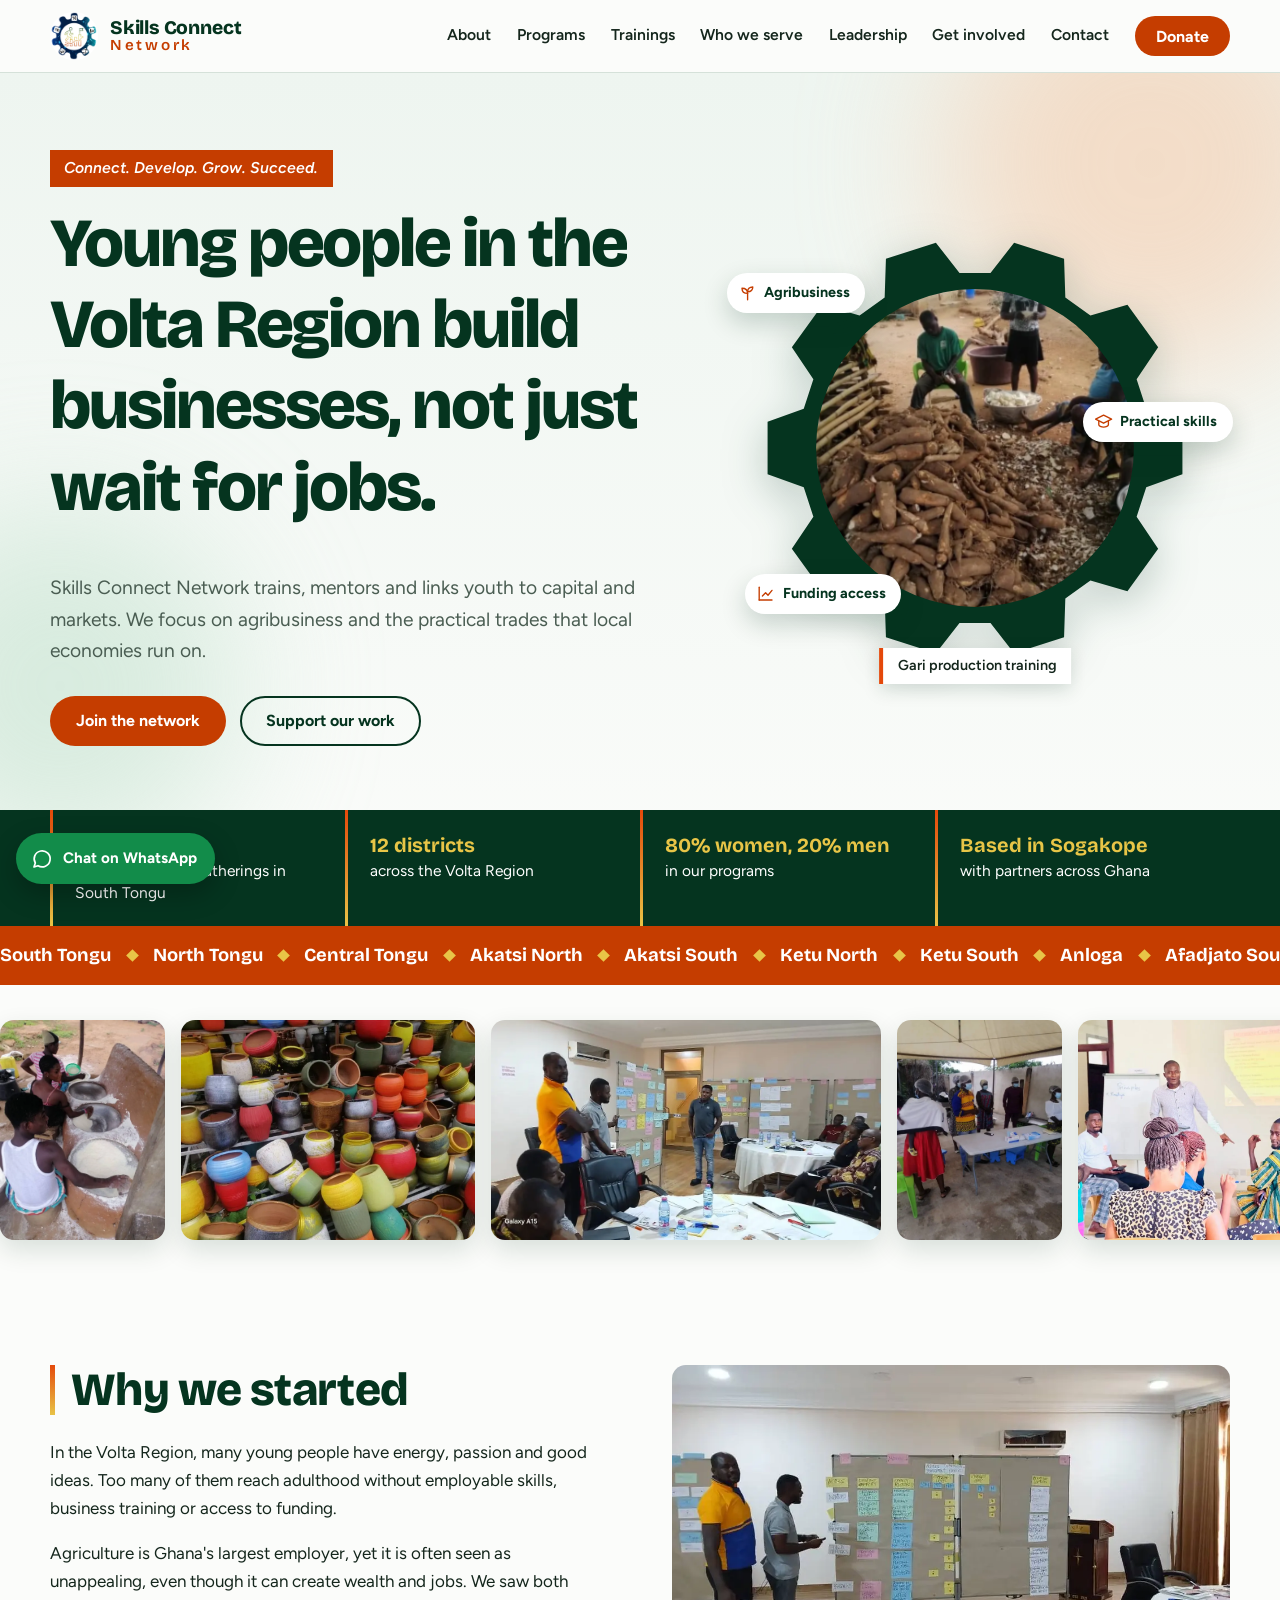
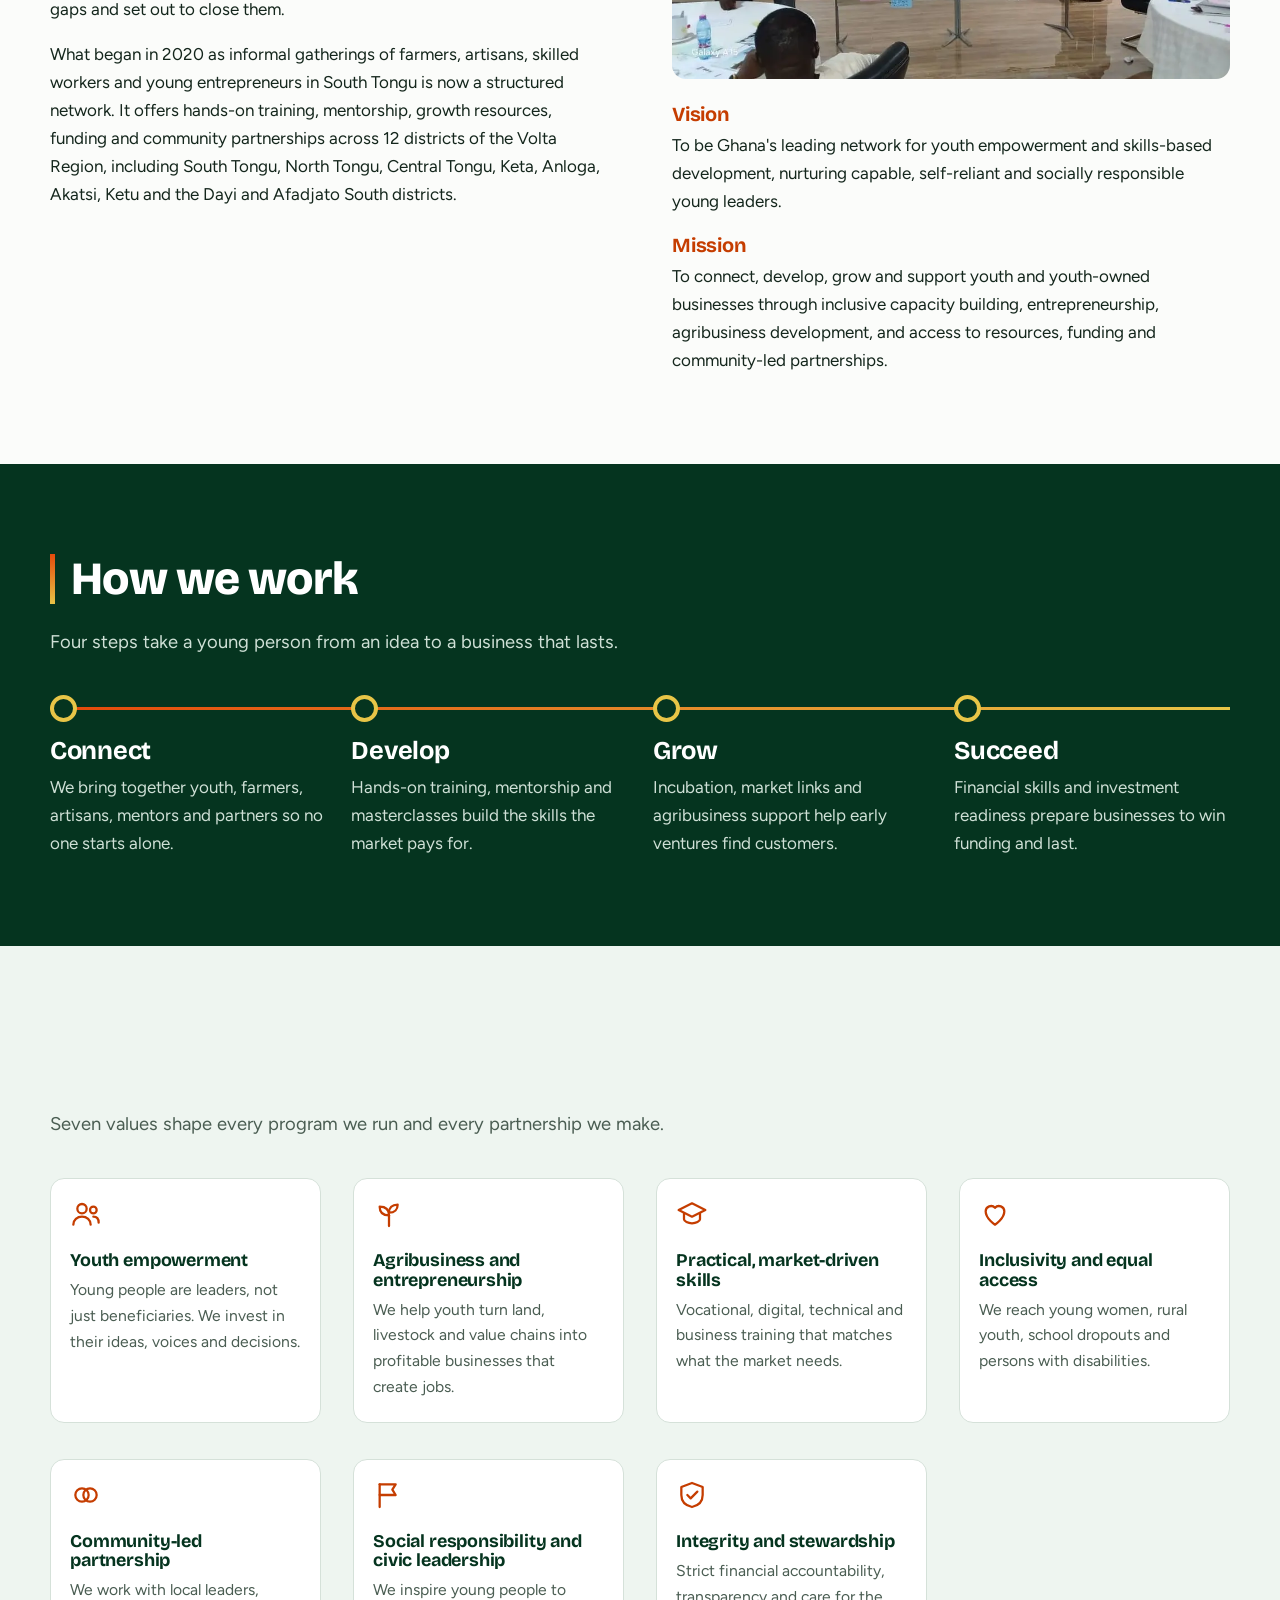
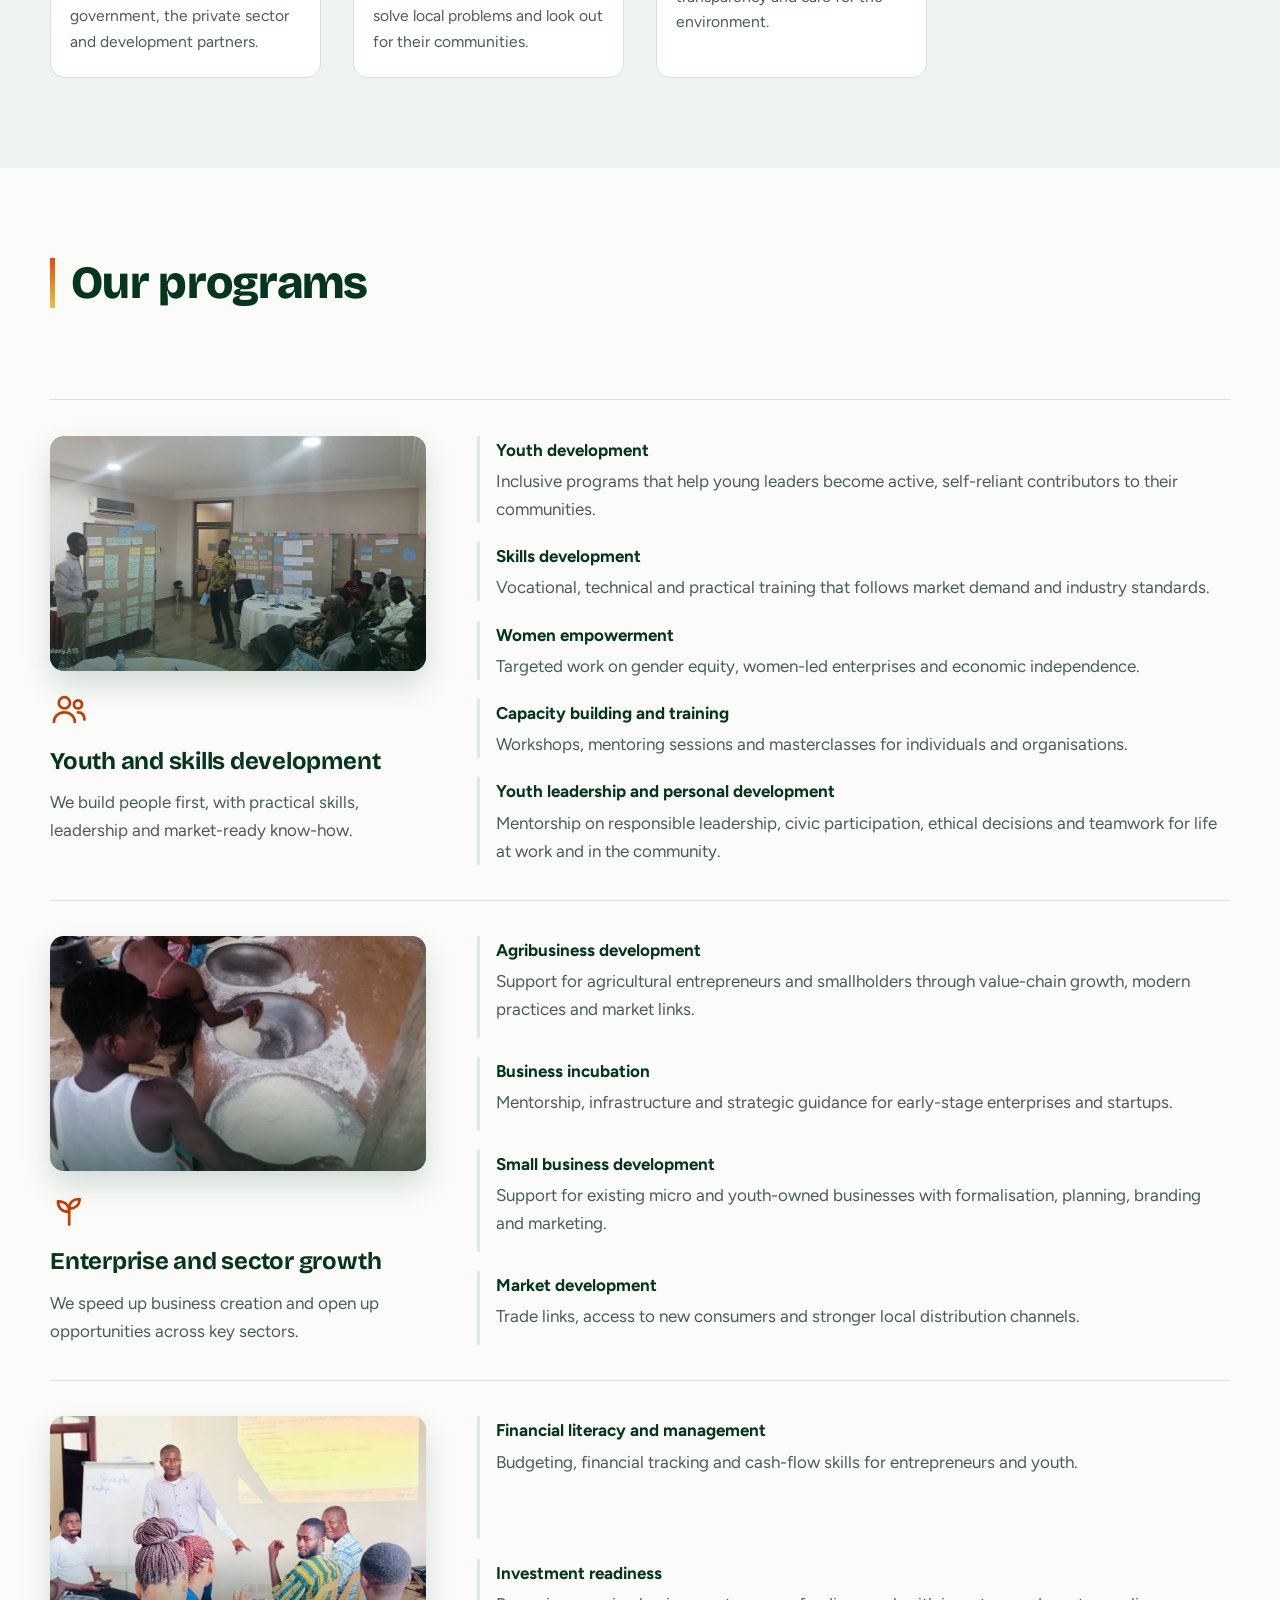
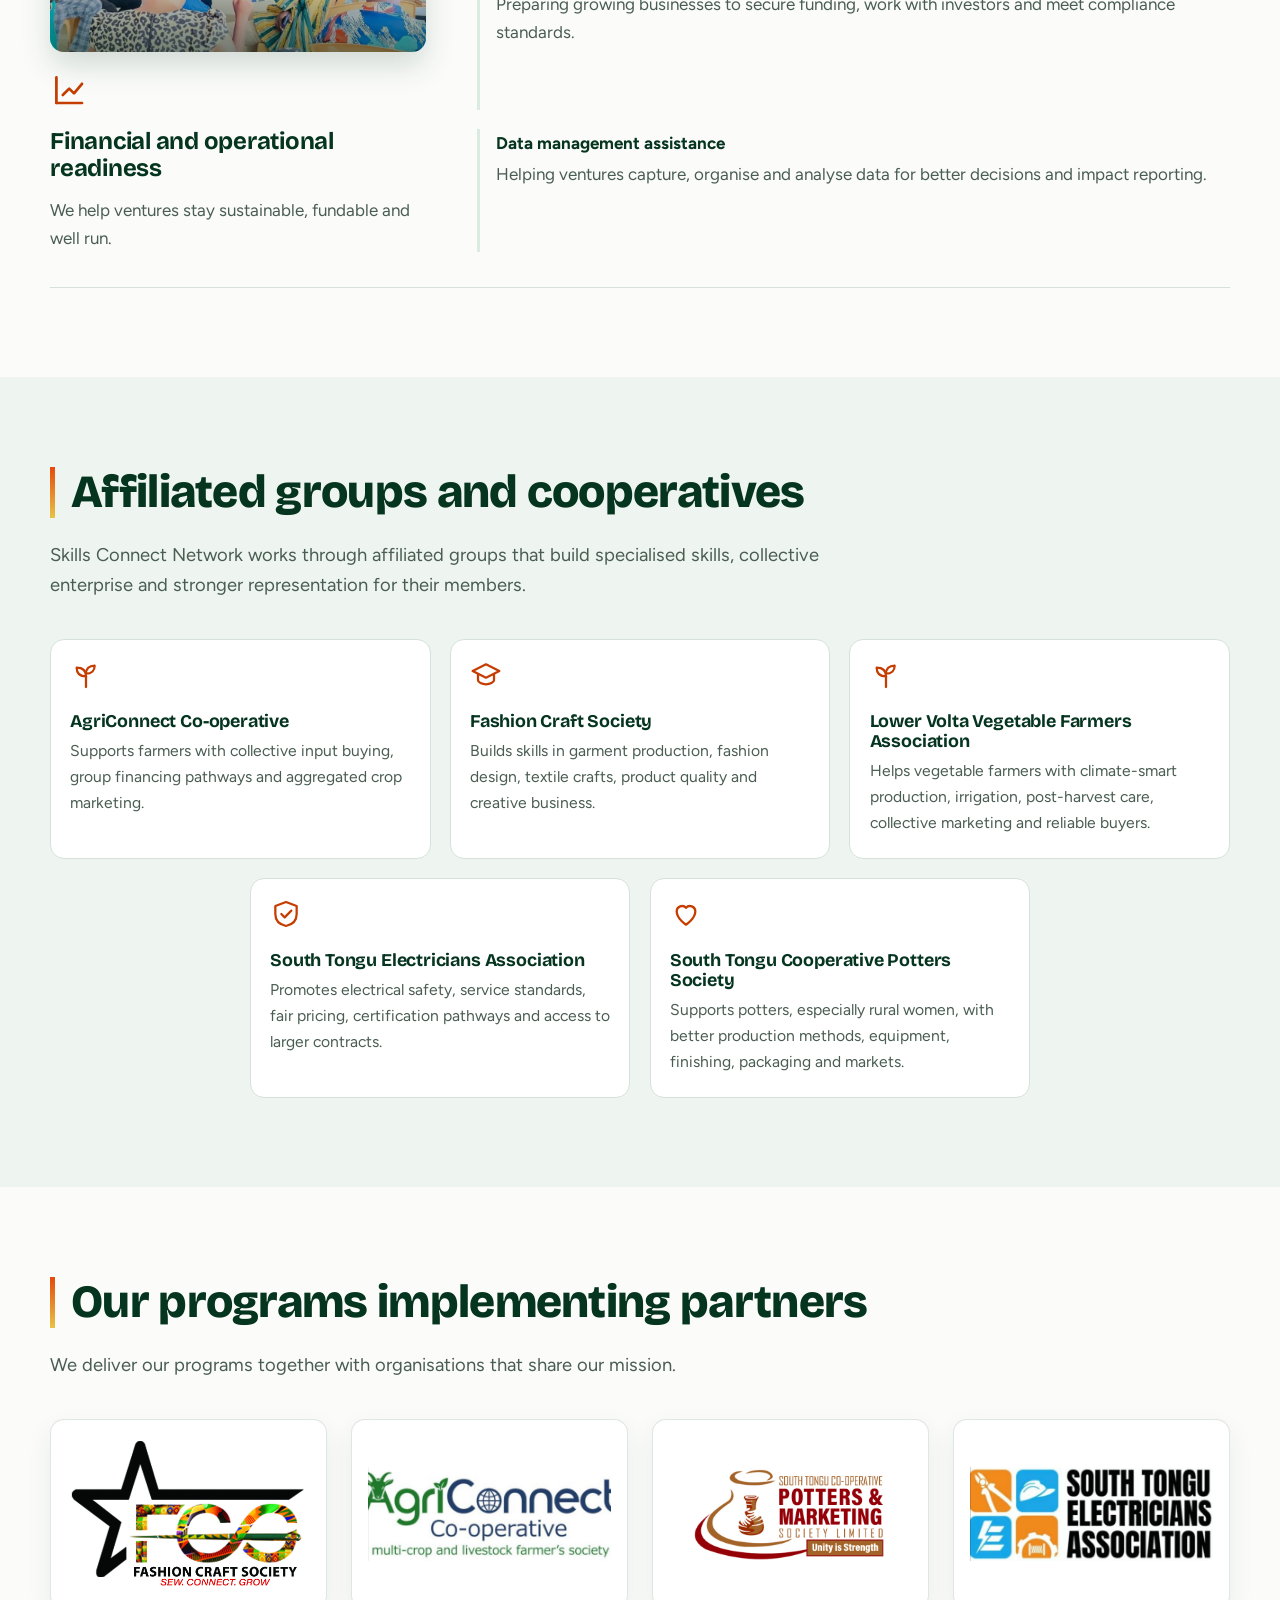
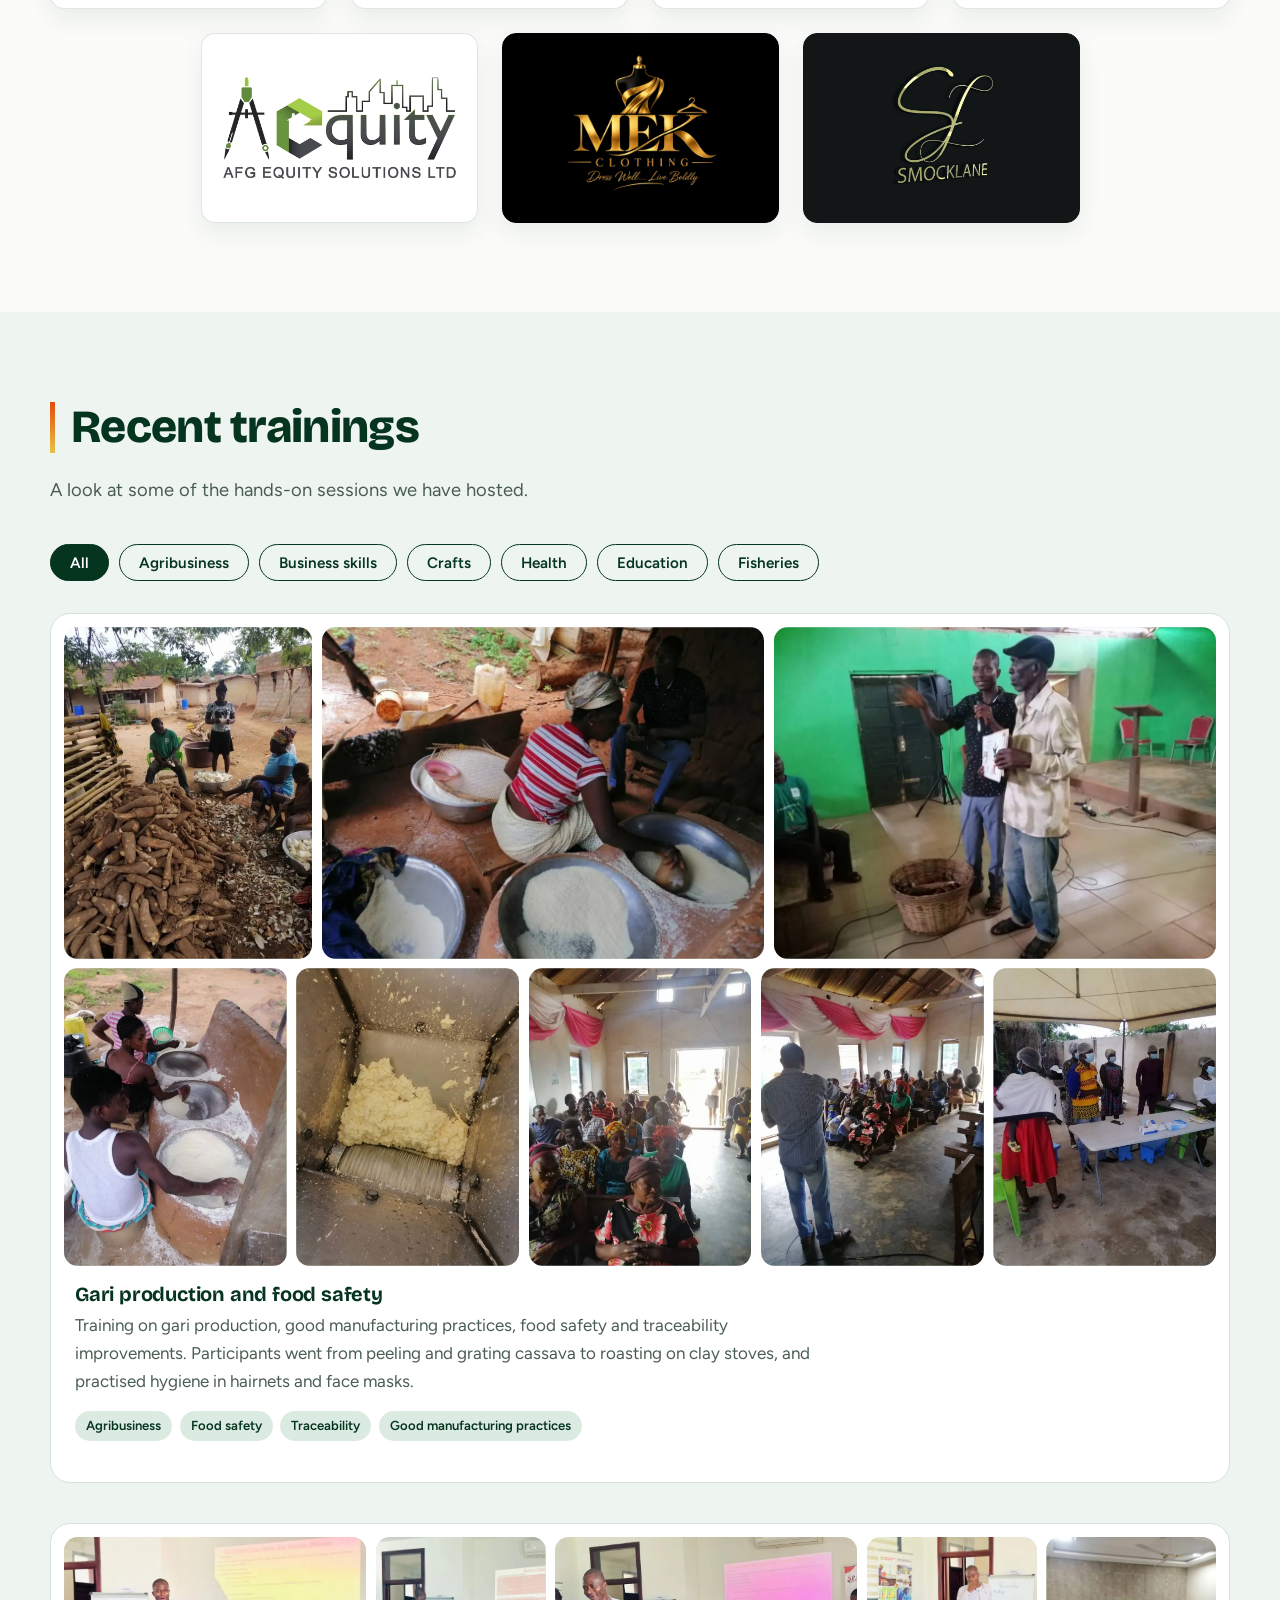
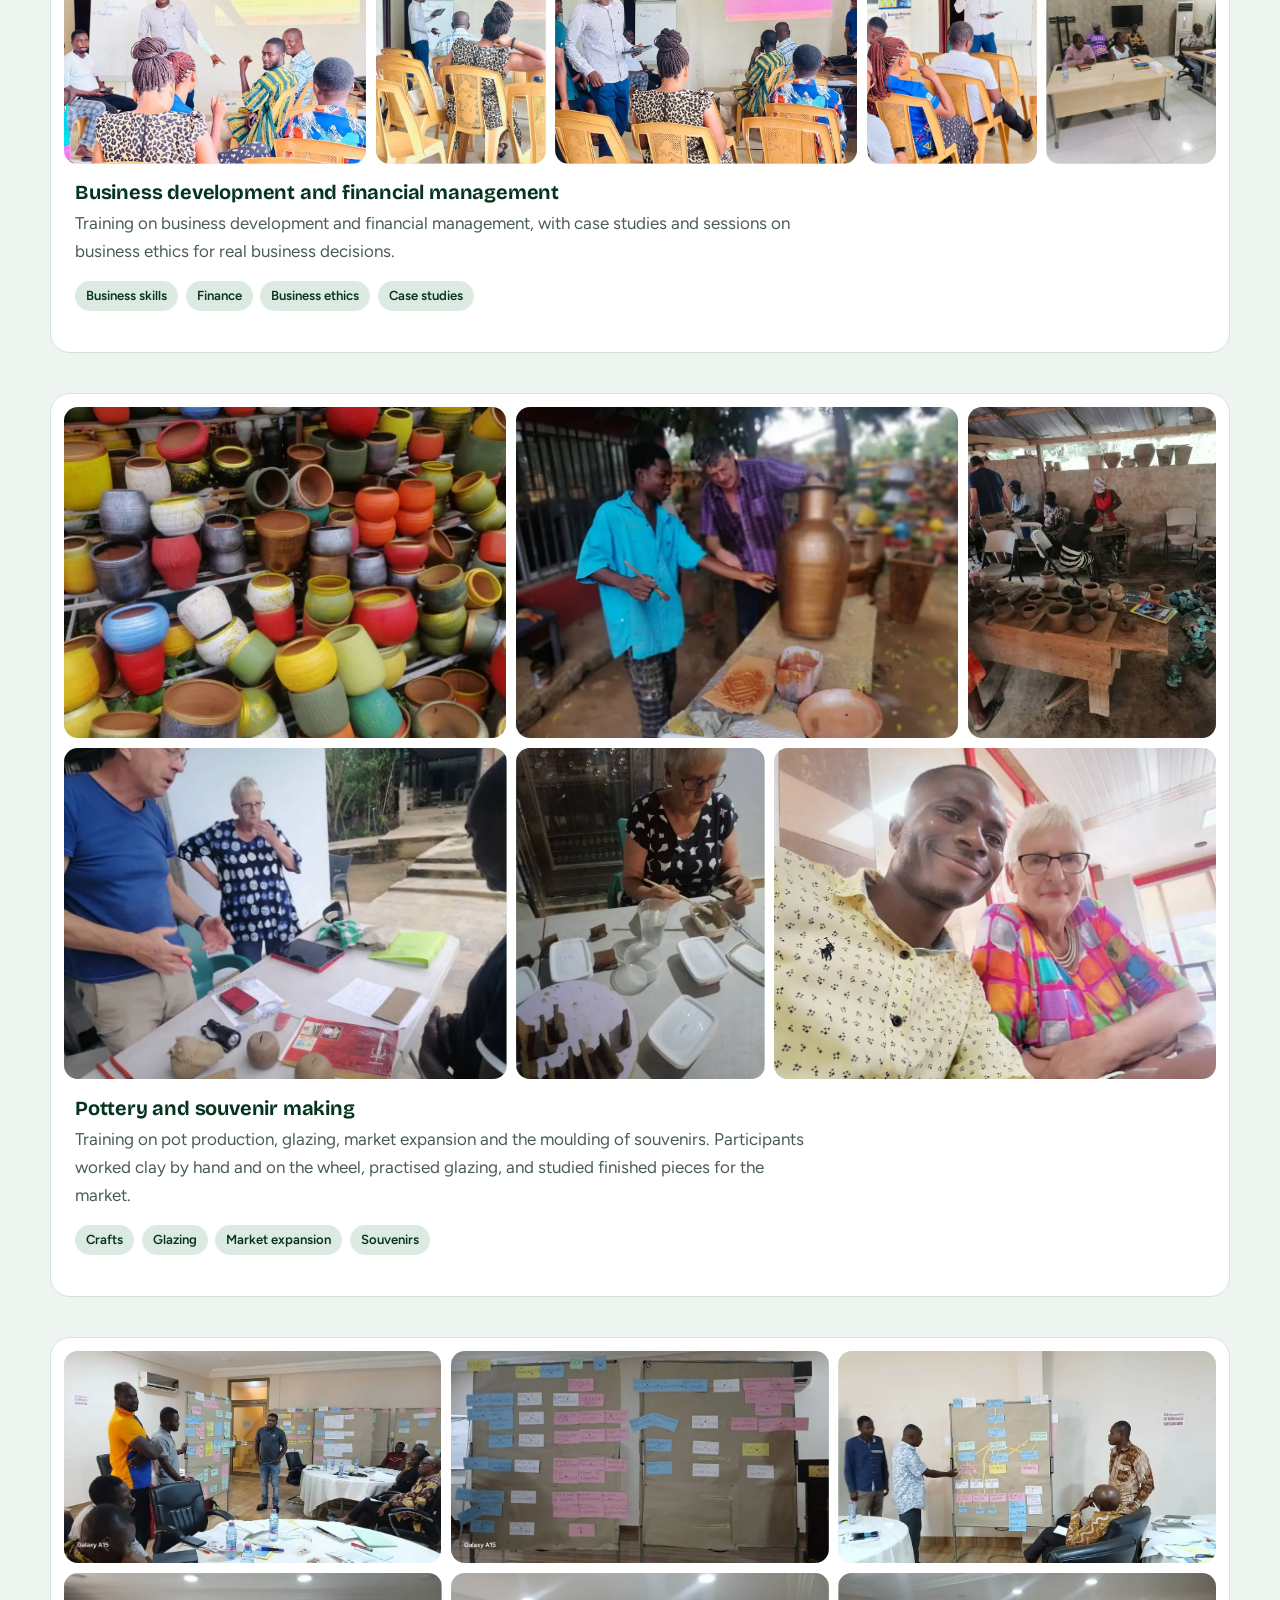
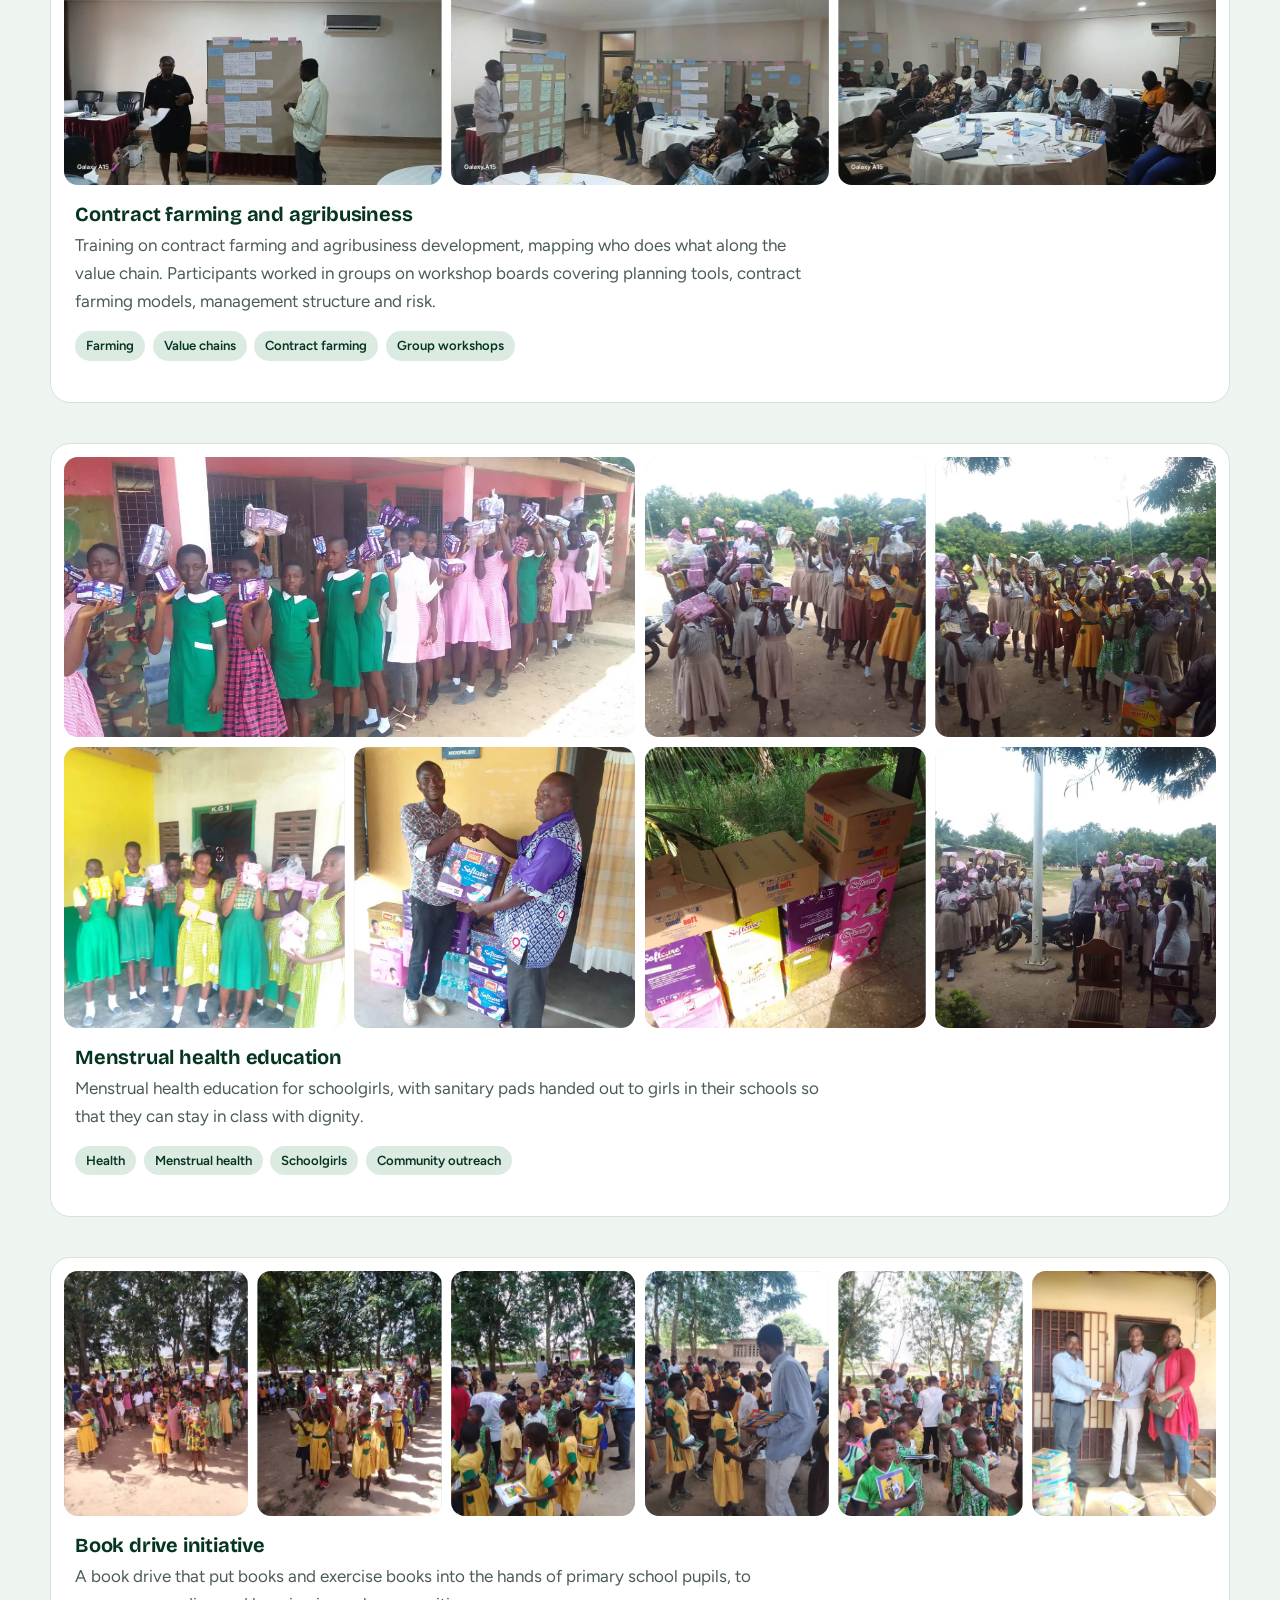
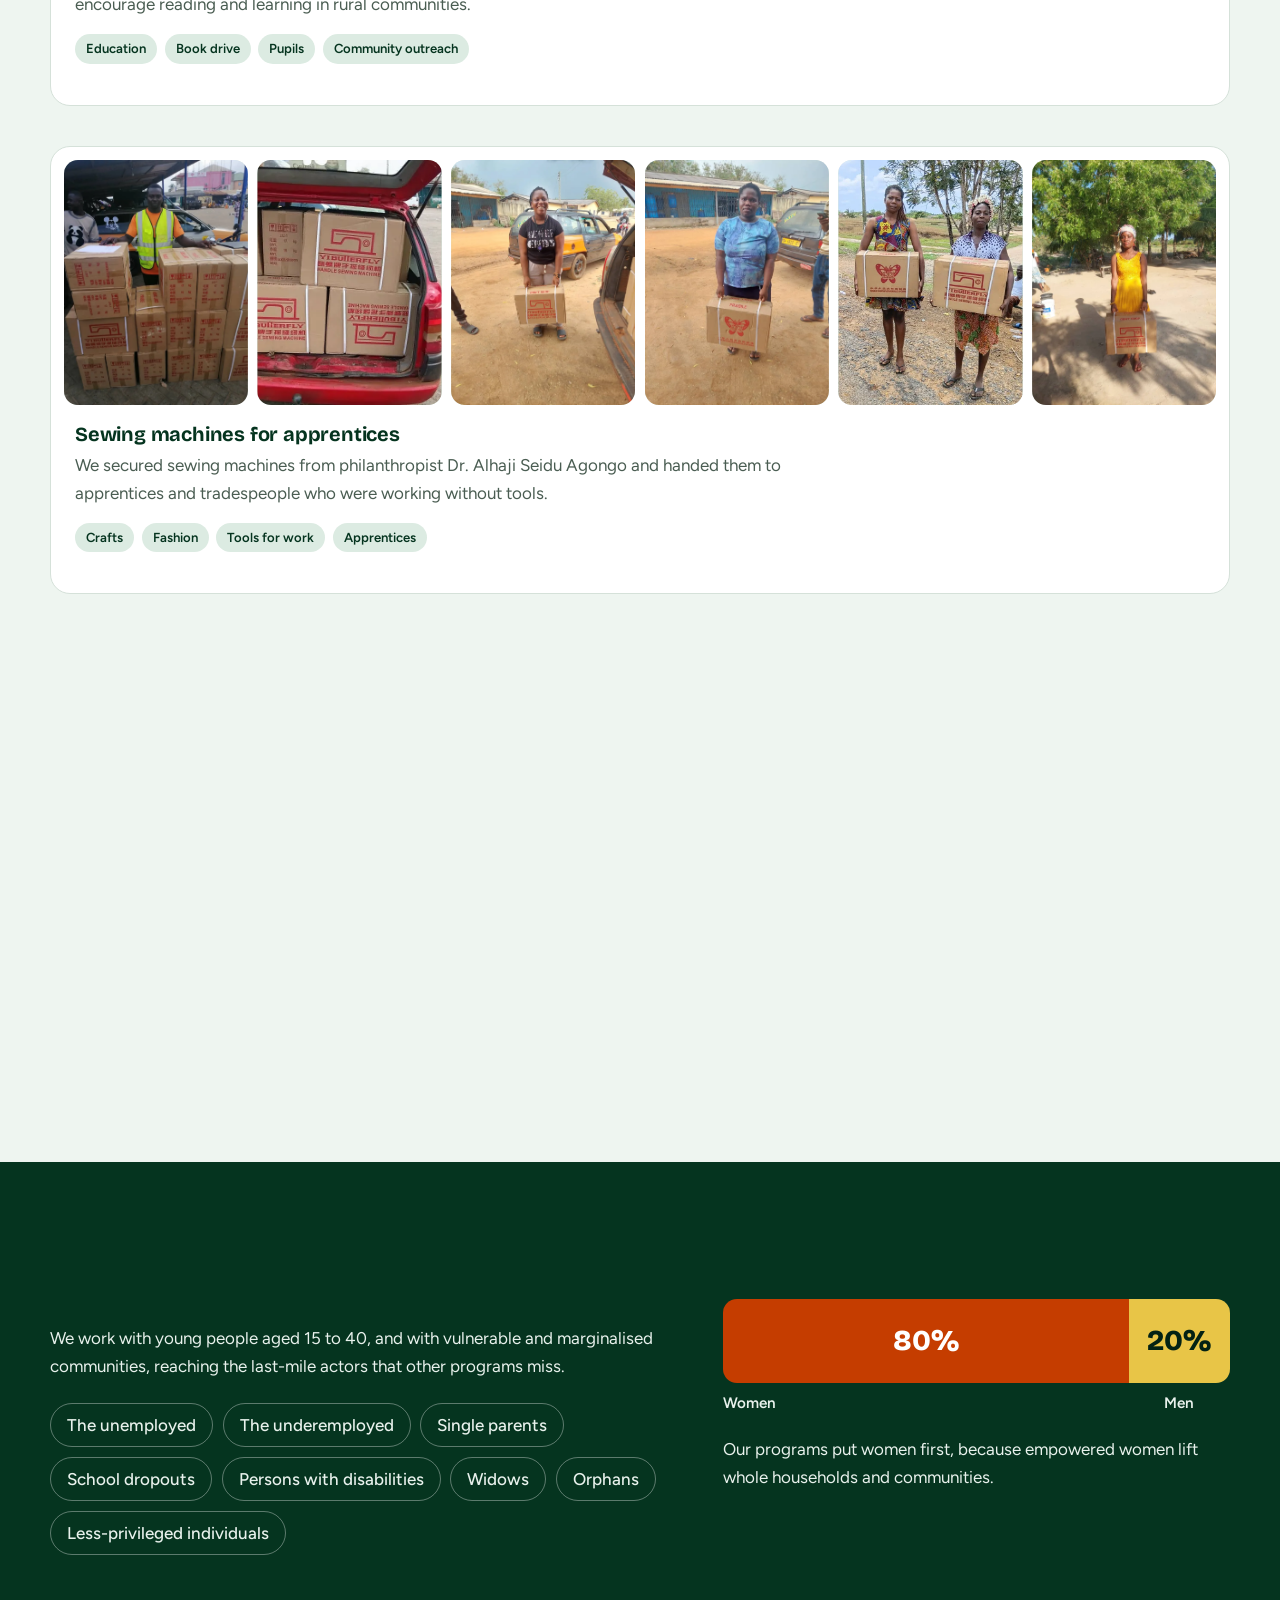
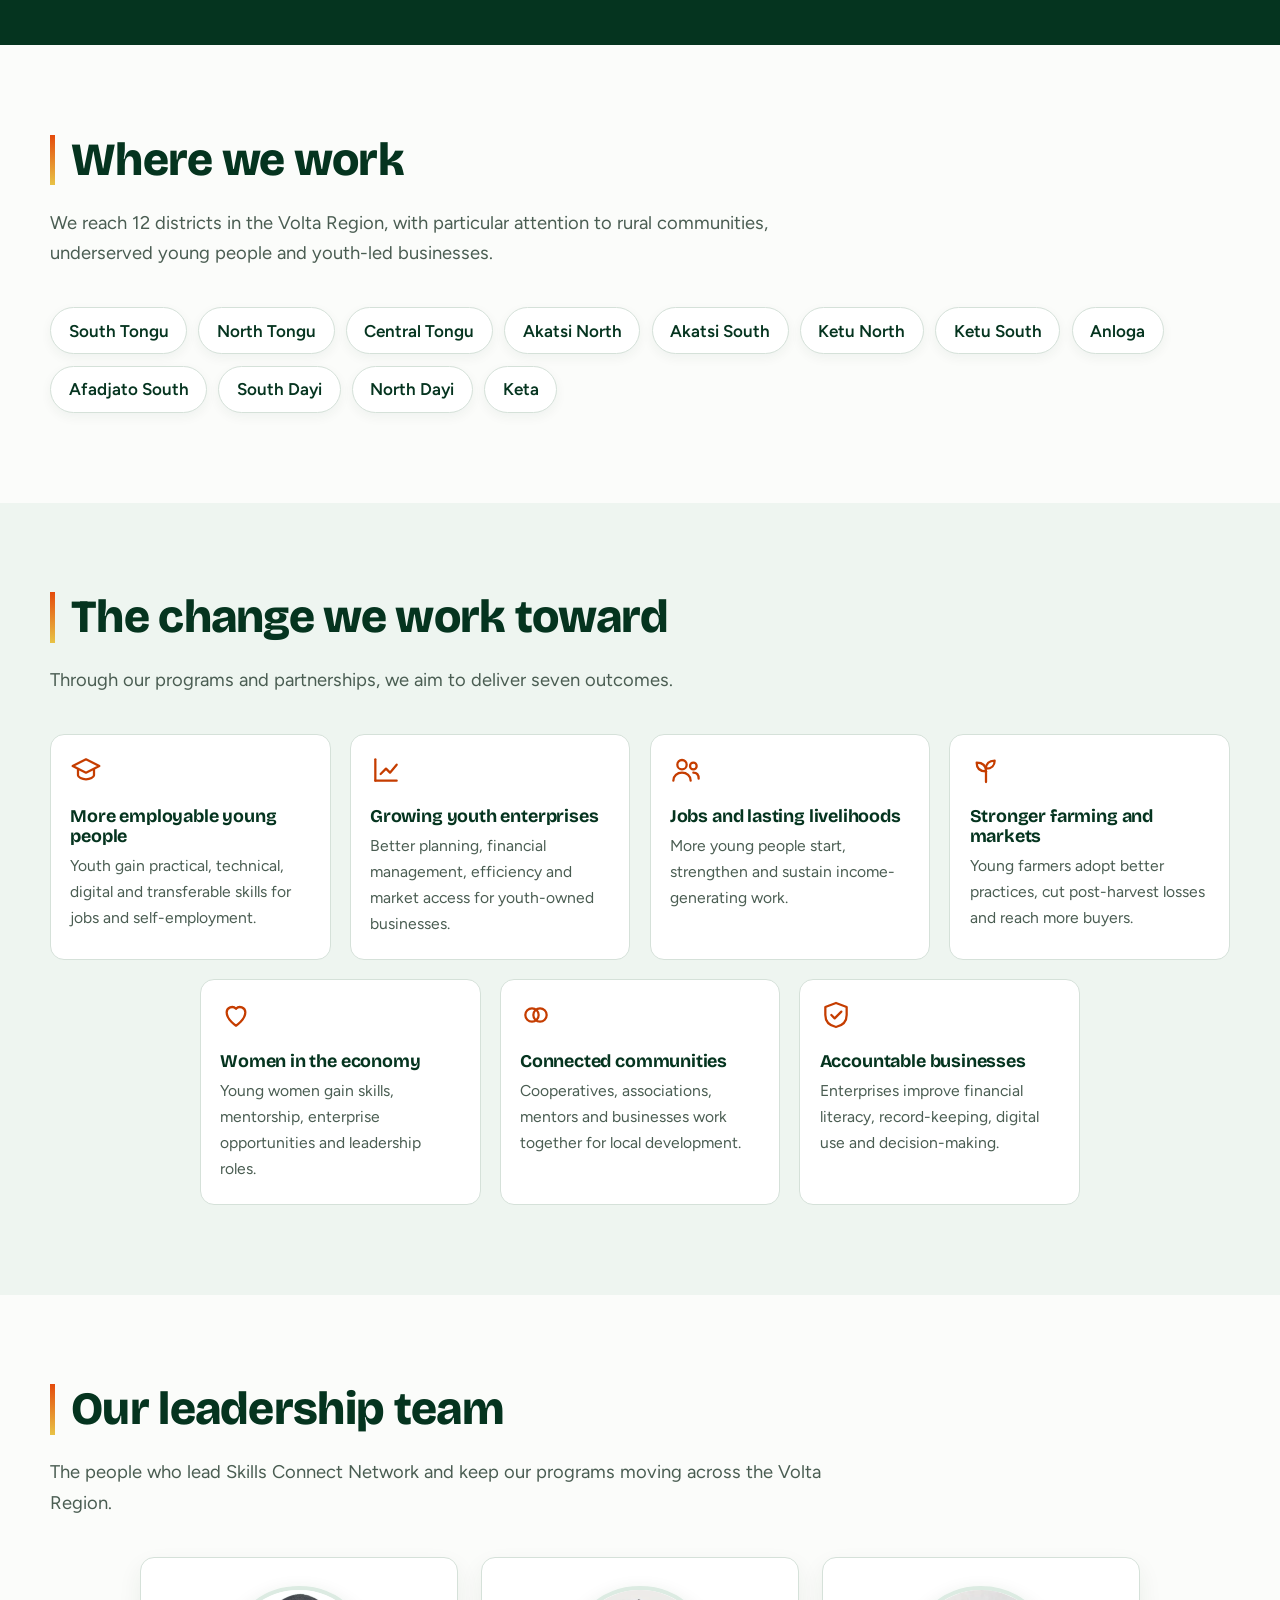
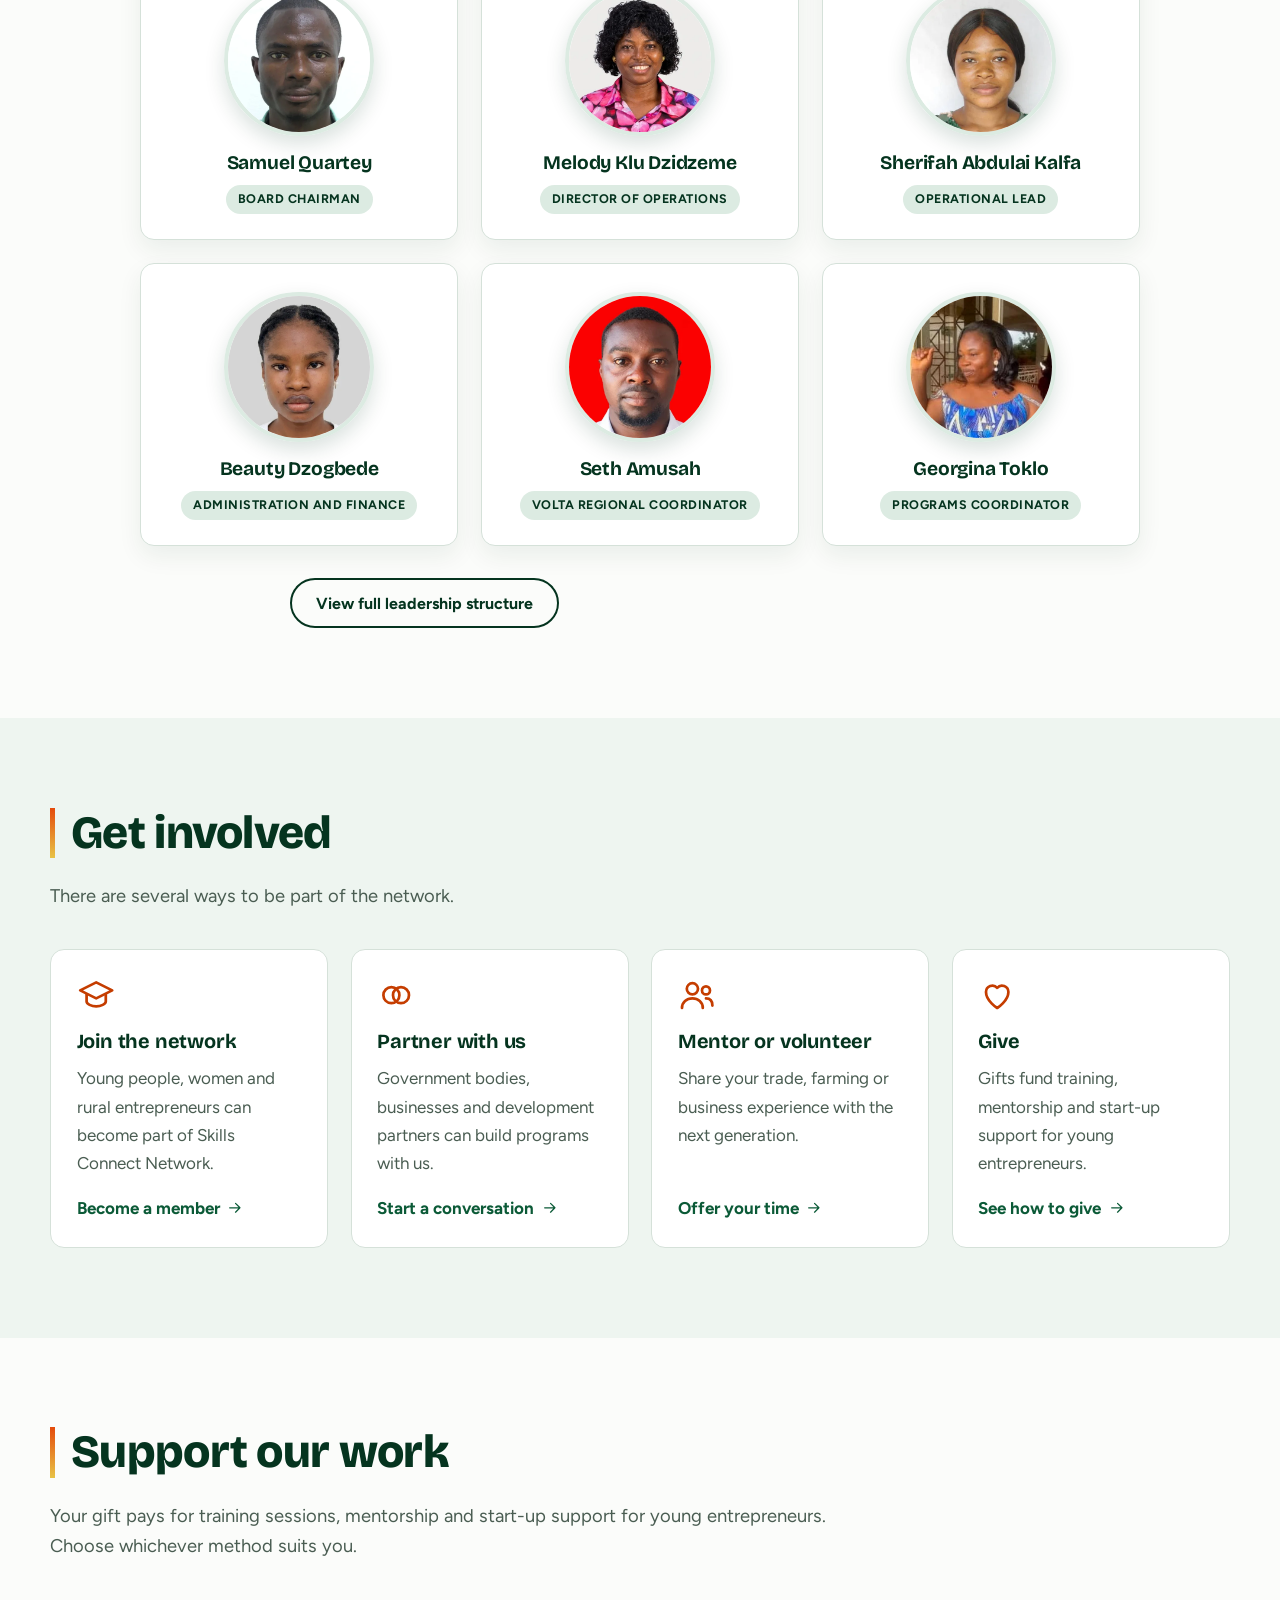
<file: skills-connect-network/index.html>
<!DOCTYPE html>
<html lang="en">
<head>
<meta charset="utf-8">
<meta name="viewport" content="width=device-width, initial-scale=1">
<title>Skills Connect Network | Youth skills, agribusiness and enterprise in the Volta Region</title>
<meta name="description" content="Skills Connect Network (SCN) in Sogakope trains, mentors and connects young people in the Volta Region to capital and markets, with a focus on agribusiness and practical skills.">
<meta name="theme-color" content="#05341f">
<meta property="og:title" content="Skills Connect Network">
<meta property="og:description" content="Connect. Develop. Grow. Succeed. Practical skills, agribusiness and enterprise support for youth in the Volta Region.">
<meta property="og:type" content="website">
<meta property="og:image" content="assets/images/og-image.jpg">
<meta property="og:image:width" content="1200">
<meta property="og:image:height" content="630">
<meta name="twitter:card" content="summary_large_image">
<script type="application/ld+json">{"@context":"https://schema.org","@type":"NGO","name":"Skills Connect Network","slogan":"Connect. Develop. Grow. Succeed.","email":"skillsconnectnetwork@gmail.com","telephone":"+233303981265","address":{"@type":"PostalAddress","addressLocality":"Sogakope","addressRegion":"Volta Region","addressCountry":"GH"}}</script>
<link rel="icon" type="image/png" href="assets/images/favicon.png">
<link rel="preconnect" href="https://fonts.googleapis.com">
<link rel="preconnect" href="https://fonts.gstatic.com" crossorigin>
<link href="https://fonts.googleapis.com/css2?family=Bricolage+Grotesque:opsz,wght@12..96,600;12..96,700;12..96,800&family=Figtree:wght@400;500;600;700&display=swap" rel="stylesheet">
<link rel="stylesheet" href="css/styles.css">
<link rel="stylesheet" href="css/upgrade.css">
</head>
<body>
<div class="preloader" id="preloader" aria-hidden="true"><img src="assets/images/logo-mark.png" width="84" height="84" alt=""><span></span></div>

<!-- Icon sprite -->
<svg width="0" height="0" style="position:absolute" aria-hidden="true" focusable="false">
  <defs>
    <symbol id="i-users" viewBox="0 0 24 24"><circle cx="9" cy="8" r="3.5"/><path d="M2.5 20c0-3.6 2.9-6 6.5-6s6.5 2.4 6.5 6"/><circle cx="17.5" cy="9" r="2.5"/><path d="M17.5 14c2.6 0 4 1.8 4 4.5"/></symbol>
    <symbol id="i-sprout" viewBox="0 0 24 24"><path d="M12 21v-8"/><path d="M12 13c0-4-2.5-6.5-7-6.5 0 4 2.5 6.5 7 6.5z"/><path d="M12 11c0-3.5 2.2-6 6.5-6 0 3.5-2.2 6-6.5 6z"/></symbol>
    <symbol id="i-cap" viewBox="0 0 24 24"><path d="M2 9l10-5 10 5-10 5z"/><path d="M6 11.5V16c0 1.5 3 3 6 3s6-1.5 6-3v-4.5"/></symbol>
    <symbol id="i-heart" viewBox="0 0 24 24"><path d="M12 20s-7-4.4-7-10a4 4 0 0 1 7-2.6A4 4 0 0 1 19 10c0 5.6-7 10-7 10z"/></symbol>
    <symbol id="i-link" viewBox="0 0 24 24"><circle cx="9" cy="12" r="5"/><circle cx="15" cy="12" r="5"/></symbol>
    <symbol id="i-flag" viewBox="0 0 24 24"><path d="M5 21V4"/><path d="M5 4h12l-2.5 4L17 12H5"/></symbol>
    <symbol id="i-shield" viewBox="0 0 24 24"><path d="M12 3l8 3v6c0 5-3.5 8-8 9-4.5-1-8-4-8-9V6z"/><path d="M8.5 12l2.5 2.5 5-5"/></symbol>
    <symbol id="i-chart" viewBox="0 0 24 24"><path d="M4 20V4"/><path d="M4 20h16"/><path d="M8 15l4-4 3 3 5-6"/></symbol>
    <symbol id="i-phone" viewBox="0 0 24 24"><path d="M5 4h4l2 5-2.5 1.5a11 11 0 0 0 5 5L15 13l5 2v4a2 2 0 0 1-2 2A16 16 0 0 1 3 6a2 2 0 0 1 2-2z"/></symbol>
    <symbol id="i-mail" viewBox="0 0 24 24"><rect x="3" y="5" width="18" height="14" rx="2"/><path d="M3 7l9 6 9-6"/></symbol>
    <symbol id="i-pin" viewBox="0 0 24 24"><path d="M12 21s-7-6-7-11a7 7 0 0 1 14 0c0 5-7 11-7 11z"/><circle cx="12" cy="10" r="2.5"/></symbol>
    <symbol id="i-chat" viewBox="0 0 24 24"><path d="M4 20l1.3-4A8 8 0 1 1 8 18.7z"/></symbol>
    <symbol id="i-copy" viewBox="0 0 24 24"><rect x="9" y="9" width="11" height="11" rx="2"/><path d="M5 15V6a2 2 0 0 1 2-2h9"/></symbol>
    <symbol id="i-pot" viewBox="0 0 24 24"><path d="M8 4h8"/><path d="M9 4v2c-3 1.5-5 4-5 7 0 4 3 7 8 7s8-3 8-7c0-3-2-5.5-5-7V4"/><path d="M6 12.5c3 1.4 9 1.4 12 0"/></symbol>
    <symbol id="i-menu" viewBox="0 0 24 24"><path d="M4 7h16M4 12h16M4 17h16"/></symbol>
    <symbol id="i-close" viewBox="0 0 24 24"><path d="M6 6l12 12M18 6L6 18"/></symbol>
    <symbol id="i-arrow-up" viewBox="0 0 24 24"><path d="M12 19V5M6 11l6-6 6 6"/></symbol>
    <symbol id="i-arrow" viewBox="0 0 24 24"><path d="M5 12h14M13 6l6 6-6 6"/></symbol>
    <symbol id="i-plus" viewBox="0 0 24 24"><path d="M12 5v14M5 12h14"/></symbol>
    <symbol id="i-hand" viewBox="0 0 24 24"><path d="M12 21s-7-4.4-7-10a4 4 0 0 1 7-2.6A4 4 0 0 1 19 11"/><path d="M15 17h6M18 14v6"/></symbol>
    <symbol id="i-briefcase" viewBox="0 0 24 24"><rect x="3" y="7" width="18" height="13" rx="2"/><path d="M9 7V5a2 2 0 0 1 2-2h2a2 2 0 0 1 2 2v2"/><path d="M3 13h18"/></symbol>
  </defs>
</svg>

<a class="skip" href="#main">Skip to content</a>
<div class="progress" id="progress" aria-hidden="true"></div>

<header class="site-header" id="top">
  <div class="wrap header-row">
    <a class="brand" href="#top" aria-label="Skills Connect Network home">
      <img src="assets/images/logo-mark.png" width="48" height="48" alt="">
      <span class="brand-text"><strong>Skills Connect</strong><span>Network</span></span>
    </a>
    <nav class="nav" id="nav" aria-label="Main">
      <a href="#about">About</a>
      <a href="#programs">Programs</a>
      <a href="#trainings">Trainings</a>
      <a href="#who">Who we serve</a>
      <a href="leadership.html">Leadership</a>
      <a href="#involve">Get involved</a>
      <a href="#contact">Contact</a>
      <a class="btn btn-solid nav-cta" href="#donate">Donate</a>
    </nav>
    <button class="menu-btn" id="menuBtn" aria-expanded="false" aria-controls="nav" aria-label="Open menu">
      <svg class="ic"><use href="#i-menu"/></svg>
    </button>
  </div>
</header>

<main id="main">

<!-- HERO -->
<section class="hero">
  <div class="wrap hero-grid">
    <div class="hero-copy">
      <p class="tagline">Connect. Develop. Grow. Succeed.</p>
      <h1>Young people in the Volta Region build businesses, not just wait for jobs.</h1>
      <p class="lead">Skills Connect Network trains, mentors and links youth to capital and markets. We focus on agribusiness and the practical trades that local economies run on.</p>
      <div class="hero-actions">
        <a class="btn btn-solid" href="#contact">Join the network</a>
        <a class="btn btn-ghost" href="#donate">Support our work</a>
      </div>
    </div>
    <div class="hero-art" aria-hidden="true">
      <div class="hero-photo"><img src="assets/images/gari-cassava.webp" alt="" width="809" height="1080" data-cap="Gari production training"><img src="assets/images/pottery-glazing-vase.webp" alt="" width="900" height="674" data-cap="Pottery and glazing"><img src="assets/images/farming-workshop-2.webp" alt="" width="1000" height="563" data-cap="Contract farming workshop"><img src="assets/images/business-training-room.webp" alt="" width="809" height="1080" data-cap="Business and finance training"></div>
      <svg class="gear" viewBox="-110 -110 220 220" focusable="false">
        <path fill-rule="evenodd" d="M81.9 -18.8 L99.2 -12.5 L99.2 12.5 L81.9 18.8 L77.3 32.9 L87.6 48.2 L72.9 68.5 L55.2 63.4 L43.2 72.0 L42.6 90.5 L18.7 98.2 L7.4 83.7 L-7.4 83.7 L-18.7 98.2 L-42.6 90.5 L-43.2 72.0 L-55.2 63.4 L-72.9 68.5 L-87.6 48.2 L-77.3 32.9 L-81.9 18.8 L-99.2 12.5 L-99.2 -12.5 L-81.9 -18.8 L-77.3 -32.9 L-87.6 -48.2 L-72.9 -68.5 L-55.2 -63.4 L-43.2 -72.0 L-42.6 -90.5 L-18.7 -98.2 L-7.4 -83.7 L7.4 -83.7 L18.7 -98.2 L42.6 -90.5 L43.2 -72.0 L55.2 -63.4 L72.9 -68.5 L87.6 -48.2 L77.3 -32.9Z M76 0A76 76 0 1 0 -76 0A76 76 0 1 0 76 0Z"/>
      </svg>
      <span class="hero-caption">Gari production training</span>
      <span class="chip c1"><svg class="ic"><use href="#i-sprout"/></svg>Agribusiness</span>
      <span class="chip c2"><svg class="ic"><use href="#i-cap"/></svg>Practical skills</span>
      <span class="chip c3"><svg class="ic"><use href="#i-chart"/></svg>Funding access</span>
    </div>
  </div>
  <div class="facts">
    <div class="wrap facts-row">
      <p><strong>Since <span data-count="2020" data-from="2000">2020</span></strong> from community gatherings in South Tongu</p>
      <p><strong><span data-count="12">12</span> districts</strong> across the Volta Region</p>
      <p><strong><span data-count="80">80</span>% women, 20% men</strong> in our programs</p>
      <p><strong>Based in Sogakope</strong> with partners across Ghana</p>
    </div>
  </div>
</section>


<!-- DISTRICTS MARQUEE -->
<div class="marquee" aria-label="We reach 12 districts in the Volta Region: South Tongu, North Tongu, Central Tongu, Akatsi North, Akatsi South, Ketu North, Ketu South, Anloga, Afadjato South, South Dayi, North Dayi and Keta">
  <div class="marquee-track" aria-hidden="true">
    <span>South Tongu</span><span>North Tongu</span><span>Central Tongu</span><span>Akatsi North</span><span>Akatsi South</span><span>Ketu North</span><span>Ketu South</span><span>Anloga</span><span>Afadjato South</span><span>South Dayi</span><span>North Dayi</span><span>Keta</span>
    <span>South Tongu</span><span>North Tongu</span><span>Central Tongu</span><span>Akatsi North</span><span>Akatsi South</span><span>Ketu North</span><span>Ketu South</span><span>Anloga</span><span>Afadjato South</span><span>South Dayi</span><span>North Dayi</span><span>Keta</span>
  </div>
</div>

<div class="strip" aria-hidden="true"><div class="strip-track"><img src="assets/images/gari-clay-stoves.webp" alt="" width="809" height="1080" loading="lazy"><img src="assets/images/pottery-colourful-pots.webp" alt="" width="900" height="674" loading="lazy"><img src="assets/images/farming-workshop-1.webp" alt="" width="1000" height="563" loading="lazy"><img src="assets/images/gari-hygiene-station.webp" alt="" width="809" height="1080" loading="lazy"><img src="assets/images/business-case-study.webp" alt="" width="1000" height="750" loading="lazy"><img src="assets/images/pottery-glazing-vase.webp" alt="" width="900" height="674" loading="lazy"><img src="assets/images/farming-board-review.webp" alt="" width="1020" height="574" loading="lazy"><img src="assets/images/gari-frying-bowls.webp" alt="" width="900" height="674" loading="lazy"><img src="assets/images/gari-clay-stoves.webp" alt="" width="809" height="1080" loading="lazy"><img src="assets/images/pottery-colourful-pots.webp" alt="" width="900" height="674" loading="lazy"><img src="assets/images/farming-workshop-1.webp" alt="" width="1000" height="563" loading="lazy"><img src="assets/images/gari-hygiene-station.webp" alt="" width="809" height="1080" loading="lazy"><img src="assets/images/business-case-study.webp" alt="" width="1000" height="750" loading="lazy"><img src="assets/images/pottery-glazing-vase.webp" alt="" width="900" height="674" loading="lazy"><img src="assets/images/farming-board-review.webp" alt="" width="1020" height="574" loading="lazy"><img src="assets/images/gari-frying-bowls.webp" alt="" width="900" height="674" loading="lazy"></div></div>

<!-- ABOUT -->
<section class="section" id="about">
  <div class="wrap about-grid">
    <div>
      <div class="sec-head"><h2>Why we started</h2></div>
      <p>In the Volta Region, many young people have energy, passion and good ideas. Too many of them reach adulthood without employable skills, business training or access to funding.</p>
      <p>Agriculture is Ghana's largest employer, yet it is often seen as unappealing, even though it can create wealth and jobs. We saw both gaps and set out to close them.</p>
      <p>What began in 2020 as informal gatherings of farmers, artisans, skilled workers and young entrepreneurs in South Tongu is now a structured network. It offers hands-on training, mentorship, growth resources, funding and community partnerships across 12 districts of the Volta Region, including South Tongu, North Tongu, Central Tongu, Keta, Anloga, Akatsi, Ketu and the Dayi and Afadjato South districts.</p>
    </div>
    <div class="about-side">
      <figure class="about-photo">
        <img src="assets/images/farming-workshop-2.webp" alt="Facilitators presenting workshop boards covered in sticky notes to a seated group" width="1000" height="563" loading="lazy">
      </figure>
      <div class="vm">
        <div>
          <h3>Vision</h3>
          <p>To be Ghana's leading network for youth empowerment and skills-based development, nurturing capable, self-reliant and socially responsible young leaders.</p>
        </div>
        <div>
          <h3>Mission</h3>
          <p>To connect, develop, grow and support youth and youth-owned businesses through inclusive capacity building, entrepreneurship, agribusiness development, and access to resources, funding and community-led partnerships.</p>
        </div>
      </div>
    </div>
  </div>
</section>


<!-- APPROACH -->
<section class="section section-dark" id="approach">
  <div class="wrap">
    <div class="sec-head"><h2>How we work</h2></div>
    <p class="sec-intro">Four steps take a young person from an idea to a business that lasts.</p>
    <ol class="steps">
      <li class="step"><span class="step-dot"></span><h3>Connect</h3><p>We bring together youth, farmers, artisans, mentors and partners so no one starts alone.</p></li>
      <li class="step"><span class="step-dot"></span><h3>Develop</h3><p>Hands-on training, mentorship and masterclasses build the skills the market pays for.</p></li>
      <li class="step"><span class="step-dot"></span><h3>Grow</h3><p>Incubation, market links and agribusiness support help early ventures find customers.</p></li>
      <li class="step"><span class="step-dot"></span><h3>Succeed</h3><p>Financial skills and investment readiness prepare businesses to win funding and last.</p></li>
    </ol>
  </div>
</section>

<!-- VALUES -->
<section class="section section-tint" id="values">
  <div class="wrap">
    <div class="sec-head"><h2>What we stand for</h2></div>
    <p class="sec-intro">Seven values shape every program we run and every partnership we make.</p>
    <ul class="values">
      <li><svg class="ic"><use href="#i-users"/></svg><h3>Youth empowerment</h3><p>Young people are leaders, not just beneficiaries. We invest in their ideas, voices and decisions.</p></li>
      <li><svg class="ic"><use href="#i-sprout"/></svg><h3>Agribusiness and entrepreneurship</h3><p>We help youth turn land, livestock and value chains into profitable businesses that create jobs.</p></li>
      <li><svg class="ic"><use href="#i-cap"/></svg><h3>Practical, market-driven skills</h3><p>Vocational, digital, technical and business training that matches what the market needs.</p></li>
      <li><svg class="ic"><use href="#i-heart"/></svg><h3>Inclusivity and equal access</h3><p>We reach young women, rural youth, school dropouts and persons with disabilities.</p></li>
      <li><svg class="ic"><use href="#i-link"/></svg><h3>Community-led partnership</h3><p>We work with local leaders, government, the private sector and development partners.</p></li>
      <li><svg class="ic"><use href="#i-flag"/></svg><h3>Social responsibility and civic leadership</h3><p>We inspire young people to solve local problems and look out for their communities.</p></li>
      <li><svg class="ic"><use href="#i-shield"/></svg><h3>Integrity and stewardship</h3><p>Strict financial accountability, transparency and care for the environment.</p></li>
    </ul>
  </div>
</section>

<!-- PROGRAMS -->
<section class="section" id="programs">
  <div class="wrap">
    <div class="sec-head"><h2>Our programs</h2></div>
    <p class="sec-intro">Our work is organised around three pillars.</p>

    <div class="pillar">
      <div class="pillar-title">
        <figure class="pillar-photo"><img src="assets/images/youth-skills-workshop.webp" width="1020" height="574" alt="Facilitators presenting workshop boards covered in sticky notes to a seated group of participants" loading="lazy"></figure>
        <svg class="ic ic-lg"><use href="#i-users"/></svg>
        <h3>Youth and skills development</h3>
        <p>We build people first, with practical skills, leadership and market-ready know-how.</p>
      </div>
      <dl class="pillar-list">
        <div><dt>Youth development</dt><dd>Inclusive programs that help young leaders become active, self-reliant contributors to their communities.</dd></div>
        <div><dt>Skills development</dt><dd>Vocational, technical and practical training that follows market demand and industry standards.</dd></div>
        <div><dt>Women empowerment</dt><dd>Targeted work on gender equity, women-led enterprises and economic independence.</dd></div>
        <div><dt>Capacity building and training</dt><dd>Workshops, mentoring sessions and masterclasses for individuals and organisations.</dd></div>
        <div><dt>Youth leadership and personal development</dt><dd>Mentorship on responsible leadership, civic participation, ethical decisions and teamwork for life at work and in the community.</dd></div>
      </dl>
    </div>

    <div class="pillar">
      <div class="pillar-title">
        <figure class="pillar-photo"><img src="assets/images/gari-clay-stoves.webp" width="809" height="1080" alt="Young people roasting gari on clay stoves" loading="lazy"></figure>
        <svg class="ic ic-lg"><use href="#i-sprout"/></svg>
        <h3>Enterprise and sector growth</h3>
        <p>We speed up business creation and open up opportunities across key sectors.</p>
      </div>
      <dl class="pillar-list">
        <div><dt>Agribusiness development</dt><dd>Support for agricultural entrepreneurs and smallholders through value-chain growth, modern practices and market links.</dd></div>
        <div><dt>Business incubation</dt><dd>Mentorship, infrastructure and strategic guidance for early-stage enterprises and startups.</dd></div>
        <div><dt>Small business development</dt><dd>Support for existing micro and youth-owned businesses with formalisation, planning, branding and marketing.</dd></div>
        <div><dt>Market development</dt><dd>Trade links, access to new consumers and stronger local distribution channels.</dd></div>
      </dl>
    </div>

    <div class="pillar">
      <div class="pillar-title">
        <figure class="pillar-photo"><img src="assets/images/business-case-study.webp" width="1000" height="750" alt="A trainer pointing to a slide during a case study" loading="lazy"></figure>
        <svg class="ic ic-lg"><use href="#i-chart"/></svg>
        <h3>Financial and operational readiness</h3>
        <p>We help ventures stay sustainable, fundable and well run.</p>
      </div>
      <dl class="pillar-list">
        <div><dt>Financial literacy and management</dt><dd>Budgeting, financial tracking and cash-flow skills for entrepreneurs and youth.</dd></div>
        <div><dt>Investment readiness</dt><dd>Preparing growing businesses to secure funding, work with investors and meet compliance standards.</dd></div>
        <div><dt>Data management assistance</dt><dd>Helping ventures capture, organise and analyse data for better decisions and impact reporting.</dd></div>
      </dl>
    </div>
  </div>
</section>

<!-- AFFILIATED GROUPS -->
<section class="section section-tint" id="affiliates">
  <div class="wrap">
    <div class="sec-head"><h2>Affiliated groups and cooperatives</h2></div>
    <p class="sec-intro">Skills Connect Network works through affiliated groups that build specialised skills, collective enterprise and stronger representation for their members.</p>
    <ul class="values centered c3">
      <li><svg class="ic"><use href="#i-sprout"/></svg><h3>AgriConnect Co-operative</h3><p>Supports farmers with collective input buying, group financing pathways and aggregated crop marketing.</p></li>
      <li><svg class="ic"><use href="#i-cap"/></svg><h3>Fashion Craft Society</h3><p>Builds skills in garment production, fashion design, textile crafts, product quality and creative business.</p></li>
      <li><svg class="ic"><use href="#i-sprout"/></svg><h3>Lower Volta Vegetable Farmers Association</h3><p>Helps vegetable farmers with climate-smart production, irrigation, post-harvest care, collective marketing and reliable buyers.</p></li>
      <li><svg class="ic"><use href="#i-shield"/></svg><h3>South Tongu Electricians Association</h3><p>Promotes electrical safety, service standards, fair pricing, certification pathways and access to larger contracts.</p></li>
      <li><svg class="ic"><use href="#i-heart"/></svg><h3>South Tongu Cooperative Potters Society</h3><p>Supports potters, especially rural women, with better production methods, equipment, finishing, packaging and markets.</p></li>
    </ul>
  </div>
</section>

<!-- IMPLEMENTING PARTNERS -->
<section class="section partners" id="partners">
  <div class="wrap">
    <div class="sec-head"><h2>Our programs implementing partners</h2></div>
    <p class="sec-intro">We deliver our programs together with organisations that share our mission.</p>
    <ul class="partner-grid">
      <li><img src="assets/images/partner-fashion-craft-society.png" width="945" height="591" alt="Fashion Craft Society logo: Sew. Connect. Grow" loading="lazy"></li>
      <li><img src="assets/images/partner-agriconnect-cooperative.png" width="1080" height="420" alt="AgriConnect Co-operative logo: multi-crop and livestock farmer's society" loading="lazy"></li>
      <li><img src="assets/images/partner-south-tongu-potters.png" width="680" height="360" alt="South Tongu Co-operative Potters and Marketing Society Limited logo: Unity is Strength" loading="lazy"></li>
      <li><img src="assets/images/partner-south-tongu-electricians.png" width="1080" height="415" alt="South Tongu Electricians Association logo" loading="lazy"></li>
      <li><img src="assets/images/partner-afg-equity-solutions.png" width="909" height="419" alt="AFG Equity Solutions Ltd logo" loading="lazy"></li>
      <li class="dark"><img src="assets/images/partner-mek-clothing.jpg" width="800" height="800" alt="MEK Clothing logo: Dress well, live boldly" loading="lazy"></li>
      <li class="dark smocklane"><img src="assets/images/partner-smocklane.jpg" width="800" height="600" alt="Smocklane logo" loading="lazy"></li>
    </ul>
  </div>
</section>

<!-- TRAININGS -->
<section class="section section-tint" id="trainings">
  <div class="wrap">
    <div class="sec-head"><h2>Recent trainings</h2></div>
    <p class="sec-intro">A look at some of the hands-on sessions we have hosted.</p>
    <div class="filters" role="group" aria-label="Filter trainings"><button data-f="all" aria-pressed="true">All</button><button data-f="agri" aria-pressed="false">Agribusiness</button><button data-f="business" aria-pressed="false">Business skills</button><button data-f="crafts" aria-pressed="false">Crafts</button><button data-f="health" aria-pressed="false">Health</button><button data-f="education" aria-pressed="false">Education</button><button data-f="fisheries" aria-pressed="false">Fisheries</button></div>
    <div class="events">
      <article class="event wide" data-cat="agri">
        <div class="gallery" style="--b:290px">
          <span class="g-item" style="--r:0.749"><img src="assets/images/gari-cassava.webp" alt="Participants peeling a large pile of cassava roots outdoors" width="809" height="1080" loading="lazy"></span>
          <span class="g-item" style="--r:1.335"><img src="assets/images/gari-frying-bowls.webp" alt="A woman stirring freshly roasted gari in large metal bowls" width="900" height="674" loading="lazy"></span>
          <span class="g-item" style="--r:1.335"><img src="assets/images/gari-demo-basket.webp" alt="A trainer holding a microphone beside a farmer and a basket of cassava" width="900" height="674" loading="lazy"></span>
          <span class="g-item" style="--r:0.749"><img src="assets/images/gari-clay-stoves.webp" alt="Young people roasting gari on clay stoves" width="809" height="1080" loading="lazy"></span>
          <span class="g-item" style="--r:0.749"><img src="assets/images/gari-processing.webp" alt="Grated cassava mash inside a stainless steel processing machine" width="809" height="1080" loading="lazy"></span>
          <span class="g-item" style="--r:0.749"><img src="assets/images/gari-training-hall.webp" alt="Participants seated on benches in a training hall" width="809" height="1080" loading="lazy"></span>
          <span class="g-item" style="--r:0.749"><img src="assets/images/gari-trainer-session.webp" alt="A trainer addressing participants in a hall" width="809" height="1080" loading="lazy"></span>
          <span class="g-item" style="--r:0.749"><img src="assets/images/gari-hygiene-station.webp" alt="Participants in hairnets and face masks at a hygiene demonstration under a tent" width="809" height="1080" loading="lazy"></span>
        </div>
        <h3>Gari production and food safety</h3>
        <p>Training on gari production, good manufacturing practices, food safety and traceability improvements. Participants went from peeling and grating cassava to roasting on clay stoves, and practised hygiene in hairnets and face masks.</p>
        <ul class="tags"><li>Agribusiness</li><li>Food safety</li><li>Traceability</li><li>Good manufacturing practices</li></ul>
      </article>

      <article class="event wide" data-cat="business">
        <div class="gallery" style="--b:205px">
          <span class="g-item" style="--r:1.333"><img src="assets/images/business-case-study.webp" alt="A trainer pointing to a slide on an interactive supplier case study" width="1000" height="750" loading="lazy"></span>
          <span class="g-item" style="--r:0.750"><img src="assets/images/business-ethics-session.webp" alt="A trainer at a flip chart beside a projected slide on business ethics" width="810" height="1080" loading="lazy"></span>
          <span class="g-item" style="--r:1.333"><img src="assets/images/business-case-study-slide.webp" alt="A trainer walking among seated participants during the supplier dilemma case study" width="900" height="675" loading="lazy"></span>
          <span class="g-item" style="--r:0.750"><img src="assets/images/business-trainer-banner.webp" alt="A trainer addressing participants in a training room" width="810" height="1080" loading="lazy"></span>
          <span class="g-item" style="--r:0.749"><img src="assets/images/business-training-room.webp" alt="Participants seated at desks in a training room" width="809" height="1080" loading="lazy"></span>
        </div>
        <h3>Business development and financial management</h3>
        <p>Training on business development and financial management, with case studies and sessions on business ethics for real business decisions.</p>
      <ul class="tags"><li>Business skills</li><li>Finance</li><li>Business ethics</li><li>Case studies</li></ul>
      </article>

      <article class="event wide" data-cat="crafts">
        <div class="gallery" style="--b:270px">
          <span class="g-item" style="--r:1.335"><img src="assets/images/pottery-colourful-pots.webp" alt="Shelves of colourful glazed clay pots in red, yellow, green and blue" width="900" height="674" loading="lazy"></span>
          <span class="g-item" style="--r:1.335"><img src="assets/images/pottery-glazing-vase.webp" alt="A trainer and a young potter glazing a tall copper-coloured vase" width="900" height="674" loading="lazy"></span>
          <span class="g-item" style="--r:0.749"><img src="assets/images/pottery-workshop.webp" alt="Participants shaping clay pots at tables and wheels in an open workshop" width="809" height="1080" loading="lazy"></span>
          <span class="g-item" style="--r:1.335"><img src="assets/images/pottery-discussion.webp" alt="Trainers explaining clay souvenirs and tools laid out on a table" width="900" height="674" loading="lazy"></span>
          <span class="g-item" style="--r:0.749"><img src="assets/images/pottery-glazing-brush.webp" alt="A trainer brushing glaze onto a small clay piece" width="809" height="1080" loading="lazy"></span>
          <span class="g-item" style="--r:1.333"><img src="assets/images/pottery-team-selfie.webp" alt="Two people smiling for a photo during the pottery training" width="900" height="675" loading="lazy"></span>
        </div>
        <h3>Pottery and souvenir making</h3>
        <p>Training on pot production, glazing, market expansion and the moulding of souvenirs. Participants worked clay by hand and on the wheel, practised glazing, and studied finished pieces for the market.</p>
        <ul class="tags"><li>Crafts</li><li>Glazing</li><li>Market expansion</li><li>Souvenirs</li></ul>
      </article>

      <article class="event wide" data-cat="agri">
        <div class="gallery land" style="--b:200px">
          <span class="g-item" style="--r:1.776"><img src="assets/images/farming-workshop-1.webp" alt="Two facilitators in front of workshop boards covered in colourful sticky notes" width="1000" height="563" loading="lazy"></span>
          <span class="g-item" style="--r:1.777"><img src="assets/images/farming-cf-boards-planning.webp" alt="Two workshop boards of planning tools and contract farming steps on coloured cards" width="1020" height="574" loading="lazy"></span>
          <span class="g-item" style="--r:1.777"><img src="assets/images/farming-org-structure.webp" alt="A participant pointing to a contract farming management structure drawn on a board" width="1020" height="574" loading="lazy"></span>
          <span class="g-item" style="--r:1.777"><img src="assets/images/farming-group-presentation.webp" alt="Two participants presenting group work on a workshop board" width="1020" height="574" loading="lazy"></span>
          <span class="g-item" style="--r:1.777"><img src="assets/images/farming-board-review.webp" alt="A participant presenting a board of ideas to seated colleagues" width="1020" height="574" loading="lazy"></span>
          <span class="g-item" style="--r:1.777"><img src="assets/images/farming-participants-room.webp" alt="Participants seated around tables during the contract farming workshop" width="1020" height="574" loading="lazy"></span>
        </div>
        <h3>Contract farming and agribusiness</h3>
        <p>Training on contract farming and agribusiness development, mapping who does what along the value chain. Participants worked in groups on workshop boards covering planning tools, contract farming models, management structure and risk.</p>
        <ul class="tags"><li>Farming</li><li>Value chains</li><li>Contract farming</li><li>Group workshops</li></ul>
      </article>

      <article class="event wide" data-cat="health">
        <div class="gallery tiles tiles-feature">
          <span class="g-item" style="--r:1.333"><img src="assets/images/menstrual-pads-lineup.webp" alt="Schoolgirls lined up outside a classroom block holding up packs of sanitary pads" width="1080" height="810" loading="lazy"></span>
          <span class="g-item" style="--r:0.750"><img src="assets/images/menstrual-pads-schoolgirls.webp" alt="Schoolgirls in uniform holding up packs of sanitary pads outdoors" width="810" height="1080" loading="lazy"></span>
          <span class="g-item" style="--r:0.750"><img src="assets/images/menstrual-pads-raised.webp" alt="Schoolgirls holding packs of sanitary pads up high under the trees" width="810" height="1080" loading="lazy"></span>
          <span class="g-item" style="--r:0.750"><img src="assets/images/menstrual-pads-kg-school.webp" alt="Schoolgirls in green and yellow dresses holding pink and yellow packs of sanitary pads" width="810" height="1080" loading="lazy"></span>
          <span class="g-item" style="--r:0.750"><img src="assets/images/menstrual-handover.webp" alt="A team member shaking hands with a school representative beside boxes of sanitary pads" width="810" height="1080" loading="lazy"></span>
          <span class="g-item" style="--r:0.750"><img src="assets/images/menstrual-supplies-boxes.webp" alt="Stacked boxes of sanitary pads ready for distribution" width="810" height="1080" loading="lazy"></span>
          <span class="g-item" style="--r:1.333"><img src="assets/images/menstrual-pads-flagpole.webp" alt="Schoolgirls and staff gathered with packs of sanitary pads beside the school flagpole" width="1080" height="810" loading="lazy"></span>
        </div>
        <h3>Menstrual health education</h3>
        <p>Menstrual health education for schoolgirls, with sanitary pads handed out to girls in their schools so that they can stay in class with dignity.</p>
        <ul class="tags"><li>Health</li><li>Menstrual health</li><li>Schoolgirls</li><li>Community outreach</li></ul>
      </article>

      <article class="event wide" data-cat="education">
        <div class="gallery tiles">
          <span class="g-item" style="--r:0.750"><img src="assets/images/book-drive-pupils-books.webp" alt="Pupils in yellow and green dresses holding up new books under the trees" width="810" height="1080" loading="lazy"></span>
          <span class="g-item" style="--r:0.750"><img src="assets/images/book-drive-books-raised.webp" alt="Pupils and volunteers lifting colourful books and exercise books outdoors" width="810" height="1080" loading="lazy"></span>
          <span class="g-item" style="--r:0.750"><img src="assets/images/book-drive-handing-out.webp" alt="A volunteer handing books to pupils gathered around him" width="810" height="1080" loading="lazy"></span>
          <span class="g-item" style="--r:0.750"><img src="assets/images/book-drive-queue.webp" alt="A volunteer giving books to pupils lining up outdoors" width="810" height="1080" loading="lazy"></span>
          <span class="g-item" style="--r:0.750"><img src="assets/images/book-drive-crowd.webp" alt="Pupils crowding around volunteers to receive books during the book drive" width="810" height="1080" loading="lazy"></span>
          <span class="g-item" style="--r:0.750"><img src="assets/images/book-drive-handover.webp" alt="Team members handing over a bundle of books beside stacked boxes of books" width="810" height="1080" loading="lazy"></span>
        </div>
        <h3>Book drive initiative</h3>
        <p>A book drive that put books and exercise books into the hands of primary school pupils, to encourage reading and learning in rural communities.</p>
        <ul class="tags"><li>Education</li><li>Book drive</li><li>Pupils</li><li>Community outreach</li></ul>
      </article>

      <article class="event wide" data-cat="crafts">
        <div class="gallery tiles">
          <span class="g-item" style="--r:0.749"><img src="assets/images/sewing-machines-stack.webp" alt="A volunteer standing behind stacked boxes of hand sewing machines" width="809" height="1080" loading="lazy"></span>
          <span class="g-item" style="--r:1.777"><img src="assets/images/sewing-machines-car-boot.webp" alt="Boxes of hand sewing machines loaded in the back of a car" width="1020" height="574" loading="lazy"></span>
          <span class="g-item" style="--r:0.750"><img src="assets/images/sewing-machine-smiling.webp" alt="A smiling woman holding her boxed sewing machine" width="810" height="1080" loading="lazy"></span>
          <span class="g-item" style="--r:0.750"><img src="assets/images/sewing-machine-recipient.webp" alt="A woman carrying a boxed sewing machine she has received" width="810" height="1080" loading="lazy"></span>
          <span class="g-item" style="--r:0.563"><img src="assets/images/sewing-machines-two-women.webp" alt="Two women in colourful dresses each holding a boxed sewing machine" width="574" height="1020" loading="lazy"></span>
          <span class="g-item" style="--r:0.750"><img src="assets/images/sewing-machine-yellow-dress.webp" alt="A woman in a yellow dress holding a boxed sewing machine under a tree" width="810" height="1080" loading="lazy"></span>
        </div>
        <h3>Sewing machines for apprentices</h3>
        <p>We secured sewing machines from philanthropist Dr. Alhaji Seidu Agongo and handed them to apprentices and tradespeople who were working without tools.</p>
        <ul class="tags"><li>Crafts</li><li>Fashion</li><li>Tools for work</li><li>Apprentices</li></ul>
      </article>

      <article class="event wide" data-cat="fisheries">
        <div class="gallery cap-grid">
          <figure><img src="assets/images/fisheries-atiteti-processors.webp" alt="Engagement with fish processors from Atiteti in the Anloga District" width="960" height="720" loading="lazy"><figcaption>Engagement with fish processors from Atiteti in the Anloga District</figcaption></figure>
          <figure><img src="assets/images/fisheries-vsla-tegbi.webp" alt="Milenorvishie VSLA group from Tegbi at their first share-out" width="960" height="720" loading="lazy"><figcaption>Milenorvishie VSLA group from Tegbi at their first share-out</figcaption></figure>
          <figure><img src="assets/images/fisheries-skills-training.webp" alt="Beneficiaries of the USAID Ghana Fisheries Recovery Activity long-term skills training" width="960" height="720" loading="lazy"><figcaption>Beneficiaries of the USAID Ghana Fisheries Recovery Activity long-term skills training</figcaption></figure>
          <figure><img src="assets/images/fisheries-fuveme-helpers.webp" alt="Fish work helpers at Fuveme" width="960" height="720" loading="lazy"><figcaption>Fish work helpers at Fuveme</figcaption></figure>
          <figure><img src="assets/images/fisheries-startup-support.webp" alt="Beneficiaries who received a second start-up support after the short-term skills training" width="960" height="720" loading="lazy"><figcaption>Beneficiaries who received a second start-up support after the short-term skills training</figcaption></figure>
        </div>
        <h3>Fisheries and livelihood engagements</h3>
        <p>Field engagements with fish processors, a village savings and loan group, and beneficiaries of fisheries skills training and start-up support in the Volta Region.</p>
        <ul class="tags"><li>Fisheries</li><li>Livelihoods</li><li>Savings groups</li><li>Skills training</li></ul>
      </article>
    </div>
  </div>
</section>

<!-- WHO WE SERVE -->
<section class="section section-dark" id="who">
  <div class="wrap who-grid">
    <div>
      <div class="sec-head"><h2>Who we serve</h2></div>
      <p>We work with young people aged 15 to 40, and with vulnerable and marginalised communities, reaching the last-mile actors that other programs miss.</p>
      <ul class="groups">
        <li>The unemployed</li>
        <li>The underemployed</li>
        <li>Single parents</li>
        <li>School dropouts</li>
        <li>Persons with disabilities</li>
        <li>Widows</li>
        <li>Orphans</li>
        <li>Less-privileged individuals</li>
      </ul>
    </div>
    <div class="split" role="img" aria-label="Program focus: 80 percent women and 20 percent men">
      <div class="split-bar"><span class="women" style="--f:80">80%</span><span class="men" style="--f:20">20%</span></div>
      <div class="split-key"><span>Women</span><span>Men</span></div>
      <p>Our programs put women first, because empowered women lift whole households and communities.</p>
    </div>
  </div>
</section>


<!-- WHERE WE WORK -->
<section class="section" id="where">
  <div class="wrap">
    <div class="sec-head"><h2>Where we work</h2></div>
    <p class="sec-intro">We reach 12 districts in the Volta Region, with particular attention to rural communities, underserved young people and youth-led businesses.</p>
    <ul class="district-chips"><li>South Tongu</li><li>North Tongu</li><li>Central Tongu</li><li>Akatsi North</li><li>Akatsi South</li><li>Ketu North</li><li>Ketu South</li><li>Anloga</li><li>Afadjato South</li><li>South Dayi</li><li>North Dayi</li><li>Keta</li></ul>
  </div>
</section>

<!-- IMPACT -->
<section class="section section-tint" id="impact">
  <div class="wrap">
    <div class="sec-head"><h2>The change we work toward</h2></div>
    <p class="sec-intro">Through our programs and partnerships, we aim to deliver seven outcomes.</p>
    <ul class="values centered c4">
      <li><svg class="ic"><use href="#i-cap"/></svg><h3>More employable young people</h3><p>Youth gain practical, technical, digital and transferable skills for jobs and self-employment.</p></li>
      <li><svg class="ic"><use href="#i-chart"/></svg><h3>Growing youth enterprises</h3><p>Better planning, financial management, efficiency and market access for youth-owned businesses.</p></li>
      <li><svg class="ic"><use href="#i-users"/></svg><h3>Jobs and lasting livelihoods</h3><p>More young people start, strengthen and sustain income-generating work.</p></li>
      <li><svg class="ic"><use href="#i-sprout"/></svg><h3>Stronger farming and markets</h3><p>Young farmers adopt better practices, cut post-harvest losses and reach more buyers.</p></li>
      <li><svg class="ic"><use href="#i-heart"/></svg><h3>Women in the economy</h3><p>Young women gain skills, mentorship, enterprise opportunities and leadership roles.</p></li>
      <li><svg class="ic"><use href="#i-link"/></svg><h3>Connected communities</h3><p>Cooperatives, associations, mentors and businesses work together for local development.</p></li>
      <li><svg class="ic"><use href="#i-shield"/></svg><h3>Accountable businesses</h3><p>Enterprises improve financial literacy, record-keeping, digital use and decision-making.</p></li>
    </ul>
  </div>
</section>

<!-- LEADERSHIP -->
<section class="section" id="leadership">
  <div class="wrap">
    <div class="sec-head"><h2>Our leadership team</h2></div>
    <p class="sec-intro">The people who lead Skills Connect Network and keep our programs moving across the Volta Region.</p>
    <ul class="team">
      <li class="gov-card person"><img class="gov-photo" src="assets/images/leader-samuel-quartey.webp" width="480" height="480" alt="Portrait of Samuel Quartey" loading="lazy"><h3>Samuel Quartey</h3><span class="gov-tag">Board Chairman</span></li>
      <li class="gov-card person"><img class="gov-photo" src="assets/images/leader-melody-klu-dzidzeme.webp" width="480" height="480" alt="Portrait of Melody Klu Dzidzeme" loading="lazy"><h3>Melody Klu Dzidzeme</h3><span class="gov-tag">Director of Operations</span></li>
      <li class="gov-card person"><img class="gov-photo" src="assets/images/leader-sherifah-abdulai-kalfa.webp" width="480" height="480" alt="Portrait of Sherifah Abdulai Kalfa" loading="lazy"><h3>Sherifah Abdulai Kalfa</h3><span class="gov-tag">Operational Lead</span></li>
      <li class="gov-card person"><img class="gov-photo" src="assets/images/leader-beauty-dzogbede.webp" width="480" height="480" alt="Portrait of Beauty Dzogbede" loading="lazy"><h3>Beauty Dzogbede</h3><span class="gov-tag">Administration and Finance</span></li>
      <li class="gov-card person"><img class="gov-photo" src="assets/images/leader-seth-amusah.webp" width="480" height="480" alt="Portrait of Seth Amusah" loading="lazy"><h3>Seth Amusah</h3><span class="gov-tag">Volta Regional Coordinator</span></li>
      <li class="gov-card person"><img class="gov-photo" src="assets/images/leader-georgina-toklo.webp" width="480" height="480" alt="Portrait of Georgina Toklo" loading="lazy"><h3>Georgina Toklo</h3><span class="gov-tag">Programs Coordinator</span></li>
    </ul>
    <p class="team-more"><a class="btn btn-ghost" href="leadership.html">View full leadership structure</a></p>
  </div>
</section>

<!-- GET INVOLVED -->
<section class="section section-tint" id="involve">
  <div class="wrap">
    <div class="sec-head"><h2>Get involved</h2></div>
    <p class="sec-intro">There are several ways to be part of the network.</p>
    <div class="involve-grid">
      <a class="involve-card" href="#contact"><svg class="ic ic-lg"><use href="#i-cap"/></svg><h3>Join the network</h3><p>Young people, women and rural entrepreneurs can become part of Skills Connect Network.</p><span class="more">Become a member <svg class="ic"><use href="#i-arrow"/></svg></span></a>
      <a class="involve-card" href="#contact"><svg class="ic ic-lg"><use href="#i-link"/></svg><h3>Partner with us</h3><p>Government bodies, businesses and development partners can build programs with us.</p><span class="more">Start a conversation <svg class="ic"><use href="#i-arrow"/></svg></span></a>
      <a class="involve-card" href="#contact"><svg class="ic ic-lg"><use href="#i-users"/></svg><h3>Mentor or volunteer</h3><p>Share your trade, farming or business experience with the next generation.</p><span class="more">Offer your time <svg class="ic"><use href="#i-arrow"/></svg></span></a>
      <a class="involve-card" href="#donate"><svg class="ic ic-lg"><use href="#i-heart"/></svg><h3>Give</h3><p>Gifts fund training, mentorship and start-up support for young entrepreneurs.</p><span class="more">See how to give <svg class="ic"><use href="#i-arrow"/></svg></span></a>
    </div>
  </div>
</section>

<!-- DONATE -->
<section class="section" id="donate">
  <div class="wrap">
    <div class="sec-head"><h2>Support our work</h2></div>
    <p class="sec-intro">Your gift pays for training sessions, mentorship and start-up support for young entrepreneurs. Choose whichever method suits you.</p>
    <div class="donate-grid">
      <div class="pay-card">
        <h3>Mobile money</h3>
        <dl class="pay">
          <div>
            <dt>MoMo Pay merchant ID</dt>
            <dd><span id="momoPay">680682</span><button class="copy" data-copy="680682" aria-label="Copy MoMo Pay merchant ID"><svg class="ic"><use href="#i-copy"/></svg><span>Copy</span></button></dd>
          </div>
          <div>
            <dt>MoMo name</dt>
            <dd><span>SKILLS CONNECT NETWORK LBG</span></dd>
          </div>
          <div>
            <dt>MoMo number</dt>
            <dd><span>0540 976 387</span><button class="copy" data-copy="0540976387" aria-label="Copy MoMo number"><svg class="ic"><use href="#i-copy"/></svg><span>Copy</span></button></dd>
          </div>
        </dl>
      </div>
      <div class="pay-card">
        <h3>Bank transfer</h3>
        <dl class="pay">
          <div><dt>Bank</dt><dd><span>Agricultural Development Bank PLC, Sogakope Branch</span></dd></div>
          <div><dt>Account name</dt><dd><span>Skills Connect Network LBG</span></dd></div>
          <div><dt>Account number</dt><dd><span>5071 0101 7637 3901</span><button class="copy" data-copy="5071010176373901" aria-label="Copy account number"><svg class="ic"><use href="#i-copy"/></svg><span>Copy</span></button></dd></div>
          <div><dt>SWIFT code</dt><dd><span>ADNTGHAC</span><button class="copy" data-copy="ADNTGHAC" aria-label="Copy SWIFT code"><svg class="ic"><use href="#i-copy"/></svg><span>Copy</span></button></dd></div>
        </dl>
      </div>
    </div>
    <p class="note">Sending a gift or planning a partnership? Email <a href="mailto:skillsconnectnetwork@gmail.com">skillsconnectnetwork@gmail.com</a> and we will confirm receipt.</p>
  </div>
</section>


<!-- FAQ -->
<section class="section section-tint" id="faq">
  <div class="wrap faq-grid">
    <div>
      <div class="sec-head"><h2>Common questions</h2></div>
      <p>Not sure where to start? These answers cover the basics. For anything else, call or message us.</p>
    </div>
    <div class="faq">
      <details><summary>Who can join SCN programs?<svg class="ic"><use href="#i-plus"/></svg></summary><p>Our programs are open to youth and women, with a focus on last-mile actors: the unemployed and underemployed, single parents, school dropouts, persons with disabilities, widows, orphans and less-privileged people.</p></details>
      <details><summary>Where do you work?<svg class="ic"><use href="#i-plus"/></svg></summary><p>We are headquartered in Sogakope and reach youth in 12 districts of the Volta Region, including South Tongu, North Tongu, Central Tongu, Keta, Anloga, Akatsi, Ketu and the Dayi and Afadjato South districts.</p></details>
      <details><summary>What kinds of training do you offer?<svg class="ic"><use href="#i-plus"/></svg></summary><p>Recent sessions covered gari production and food safety, business development and financial management, pottery and souvenir making, and contract farming. We also run financial literacy, investment readiness and data management support.</p></details>
      <details><summary>How can my organisation partner with SCN?<svg class="ic"><use href="#i-plus"/></svg></summary><p>We build community-led partnerships with local leaders, government, the private sector and development partners. Email skillsconnectnetwork@gmail.com or message us on WhatsApp and we will respond.</p></details>
      <details><summary>How is my donation used?<svg class="ic"><use href="#i-plus"/></svg></summary><p>Donations support our training, mentorship and enterprise programs. We keep strict standards of financial accountability and transparency across every project.</p></details>
    </div>
  </div>
</section>

<!-- CONTACT -->
<section class="section" id="contact">
  <div class="wrap contact-grid">
    <div>
      <div class="sec-head"><h2>Get in touch</h2></div>
      <p>Want to join the network, partner with us or volunteer? Send a message or reach us directly.</p>
      <ul class="contact-list">
        <li><svg class="ic"><use href="#i-pin"/></svg><span>Sogakope, Volta Region, Ghana</span></li>
        <li><svg class="ic"><use href="#i-phone"/></svg><span><a href="tel:+233303981265">+233 30 398 1265</a><br><a href="tel:+233244642406">+233 24 464 2406</a><br><a href="tel:+233547185008">+233 54 718 5008</a></span></li>
        <li><svg class="ic"><use href="#i-chat"/></svg><span><a href="https://wa.me/233243017530" target="_blank" rel="noopener">WhatsApp: +233 24 301 7530</a></span></li>
        <li><svg class="ic"><use href="#i-mail"/></svg><span><a href="mailto:skillsconnectnetwork@gmail.com">skillsconnectnetwork@gmail.com</a></span></li>
      </ul>
      <div class="map"><iframe title="Map of Sogakope, Volta Region" src="https://maps.google.com/maps?q=Sogakope,Ghana&amp;z=13&amp;output=embed" loading="lazy" referrerpolicy="no-referrer-when-downgrade" allowfullscreen></iframe></div>
    </div>
    <form class="form" id="contactForm" data-web3forms-key="" novalidate>
      <input type="checkbox" name="botcheck" tabindex="-1" autocomplete="off" style="display:none">
      <div class="field"><label for="name">Your name</label><input id="name" name="name" type="text" autocomplete="name" required></div>
      <div class="field"><label for="email">Email or phone</label><input id="email" name="email" type="text" autocomplete="email" required></div>
      <div class="field"><label for="topic">I am writing about</label>
        <select id="topic" name="topic">
          <option>Joining the network</option>
          <option>Partnership</option>
          <option>Volunteering</option>
          <option>Donation</option>
          <option>Something else</option>
        </select>
      </div>
      <div class="field"><label for="message">Message</label><textarea id="message" name="message" rows="5" required></textarea></div>
      <button class="btn btn-solid" type="submit">Send message</button>
      <p class="form-status" id="formStatus" role="status"></p>
    </form>
  </div>
</section>

</main>

<footer class="site-footer">
  <div class="wrap footer-grid">
    <div class="footer-brand">
      <div class="footer-logo"><img src="assets/images/logo-full.png" alt="Skills Connect Network. Connect. Develop. Grow. Succeed." width="1000" height="394" loading="lazy"></div>
      <p>Practical skills, agribusiness and enterprise support for young people in the Volta Region.</p>
    </div>
    <nav aria-label="Footer">
      <h3>Explore</h3>
      <a href="#about">About</a>
      <a href="#programs">Programs</a>
      <a href="#trainings">Trainings</a>
      <a href="leadership.html">Leadership</a>
      <a href="#involve">Get involved</a>
      <a href="#donate">Donate</a>
    </nav>
    <div class="footer-contact">
      <h3>Contact</h3>
      <p>Sogakope, Volta Region, Ghana</p>
      <a href="tel:+233303981265">+233 30 398 1265</a>
      <a href="tel:+233244642406">+233 24 464 2406</a>
      <a href="https://wa.me/233243017530" target="_blank" rel="noopener">WhatsApp</a>
      <a href="mailto:skillsconnectnetwork@gmail.com">skillsconnectnetwork@gmail.com</a>
    </div>
    <p class="legal">&copy; <span id="year">2026</span> Skills Connect Network LBG. Sogakope, Volta Region, Ghana.</p>
  </div>
</footer>

<a class="wa-float" href="https://wa.me/233243017530?text=Hello%20Skills%20Connect%20Network%2C%20I%27d%20like%20to%20join%20the%20network." target="_blank" rel="noopener" aria-label="Chat with us on WhatsApp"><svg class="ic"><use href="#i-chat"/></svg><span>Chat on WhatsApp</span></a>
<button class="to-top" id="toTop" aria-label="Back to top"><svg class="ic"><use href="#i-arrow-up"/></svg></button>
<dialog class="lightbox" id="lightbox"><button class="lb-close" aria-label="Close photo"><svg class="ic"><use href="#i-close"/></svg></button><img id="lbImg" alt=""><p id="lbCap"></p></dialog>
<script src="js/main.js"></script>
<script src="js/upgrade.js" defer></script>
</body>
</html>
</file>
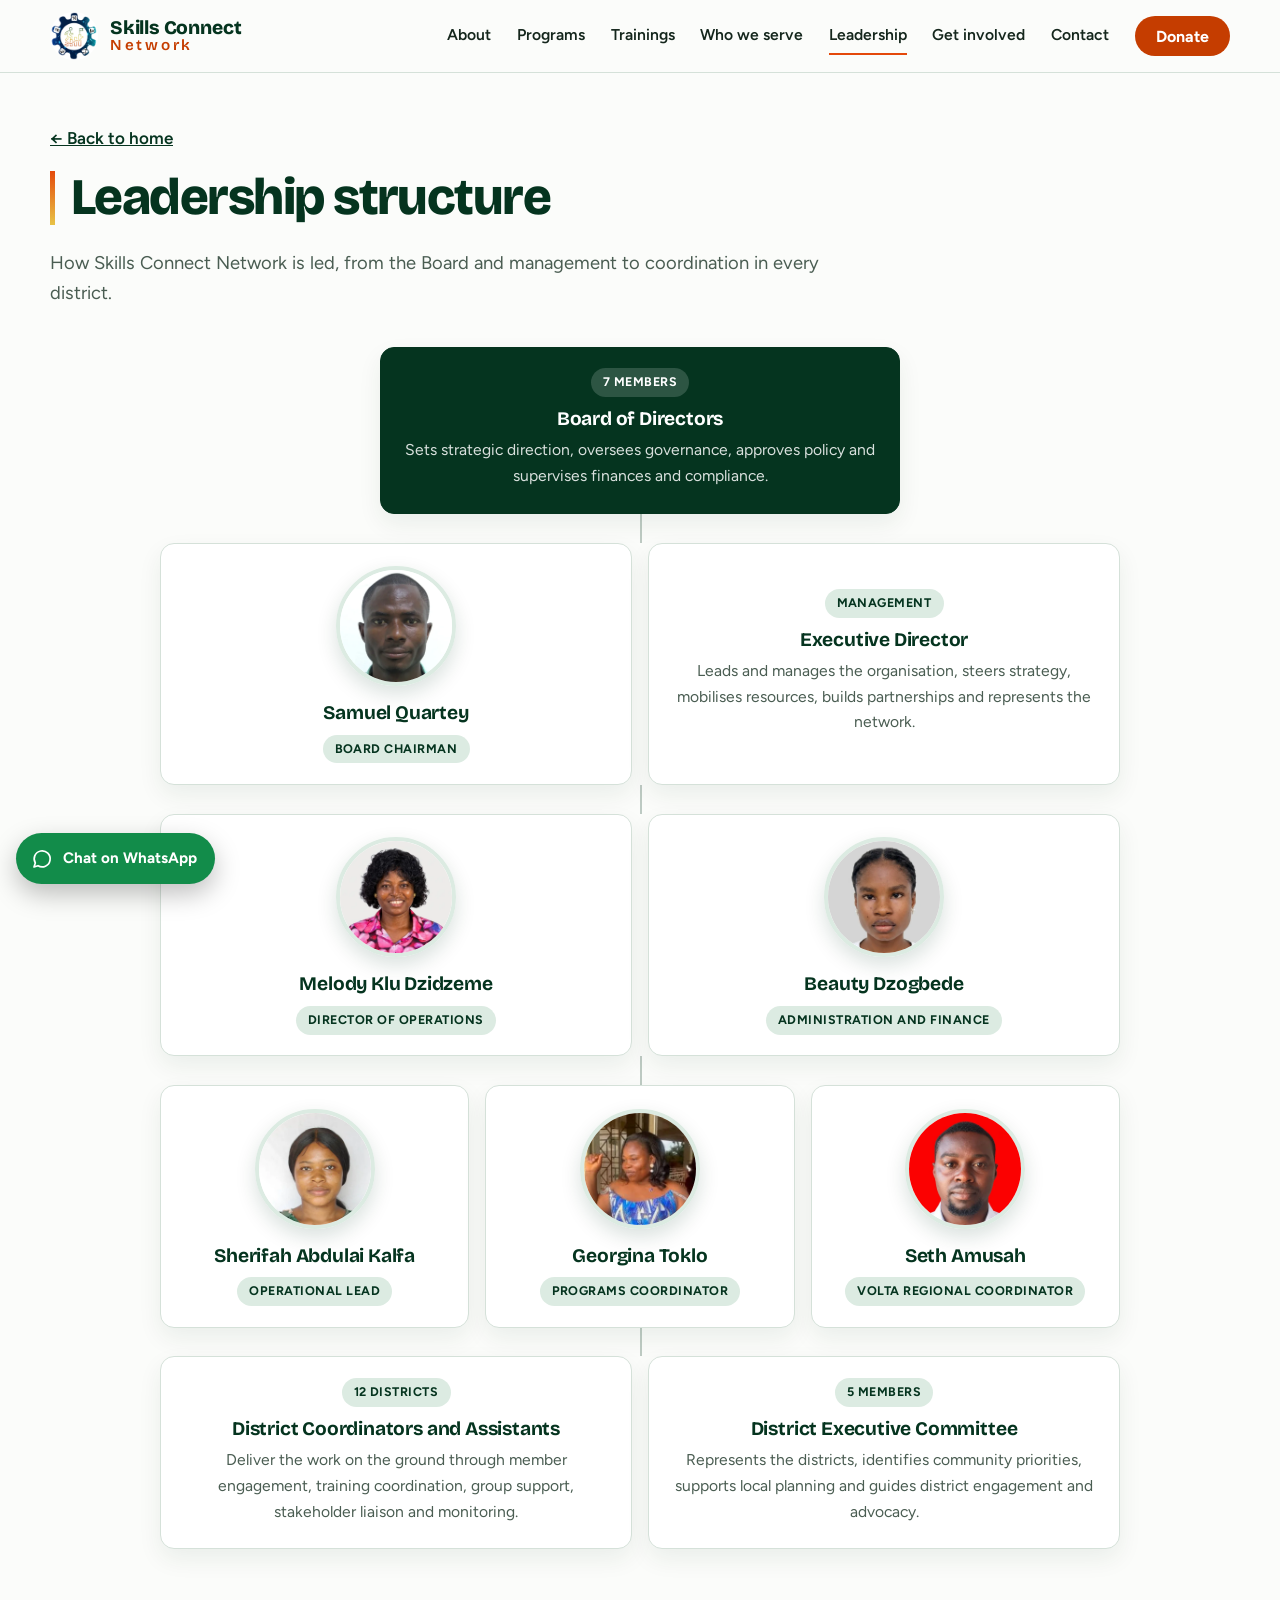
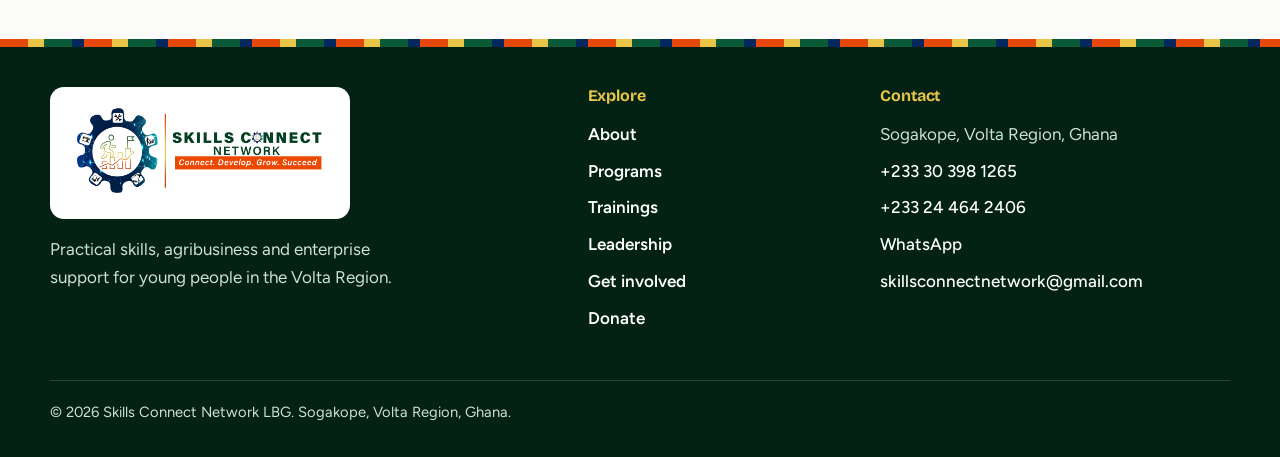
<file: skills-connect-network/leadership.html>
<!DOCTYPE html>
<html lang="en">
<head>
<meta charset="utf-8">
<meta name="viewport" content="width=device-width, initial-scale=1">
<title>Leadership structure | Skills Connect Network</title>
<meta name="description" content="Meet the leadership of Skills Connect Network and see how the Board, management, coordinators and district structures fit together.">
<meta name="theme-color" content="#05341f">
<meta property="og:title" content="Leadership structure | Skills Connect Network">
<meta property="og:description" content="Connect. Develop. Grow. Succeed. Practical skills, agribusiness and enterprise support for youth in the Volta Region.">
<meta property="og:type" content="website">
<meta property="og:image" content="assets/images/og-image.jpg">
<meta property="og:image:width" content="1200">
<meta property="og:image:height" content="630">
<meta name="twitter:card" content="summary_large_image">
<script type="application/ld+json">{"@context":"https://schema.org","@type":"NGO","name":"Skills Connect Network","slogan":"Connect. Develop. Grow. Succeed.","email":"skillsconnectnetwork@gmail.com","telephone":"+233303981265","address":{"@type":"PostalAddress","addressLocality":"Sogakope","addressRegion":"Volta Region","addressCountry":"GH"}}</script>
<link rel="icon" type="image/png" href="assets/images/favicon.png">
<link rel="preconnect" href="https://fonts.googleapis.com">
<link rel="preconnect" href="https://fonts.gstatic.com" crossorigin>
<link href="https://fonts.googleapis.com/css2?family=Bricolage+Grotesque:opsz,wght@12..96,600;12..96,700;12..96,800&family=Figtree:wght@400;500;600;700&display=swap" rel="stylesheet">
<link rel="stylesheet" href="css/styles.css">
<link rel="stylesheet" href="css/upgrade.css">
</head>
<body>
<div class="preloader" id="preloader" aria-hidden="true"><img src="assets/images/logo-mark.png" width="84" height="84" alt=""><span></span></div>

<!-- Icon sprite -->
<svg width="0" height="0" style="position:absolute" aria-hidden="true" focusable="false">
  <defs>
    <symbol id="i-users" viewBox="0 0 24 24"><circle cx="9" cy="8" r="3.5"/><path d="M2.5 20c0-3.6 2.9-6 6.5-6s6.5 2.4 6.5 6"/><circle cx="17.5" cy="9" r="2.5"/><path d="M17.5 14c2.6 0 4 1.8 4 4.5"/></symbol>
    <symbol id="i-sprout" viewBox="0 0 24 24"><path d="M12 21v-8"/><path d="M12 13c0-4-2.5-6.5-7-6.5 0 4 2.5 6.5 7 6.5z"/><path d="M12 11c0-3.5 2.2-6 6.5-6 0 3.5-2.2 6-6.5 6z"/></symbol>
    <symbol id="i-cap" viewBox="0 0 24 24"><path d="M2 9l10-5 10 5-10 5z"/><path d="M6 11.5V16c0 1.5 3 3 6 3s6-1.5 6-3v-4.5"/></symbol>
    <symbol id="i-heart" viewBox="0 0 24 24"><path d="M12 20s-7-4.4-7-10a4 4 0 0 1 7-2.6A4 4 0 0 1 19 10c0 5.6-7 10-7 10z"/></symbol>
    <symbol id="i-link" viewBox="0 0 24 24"><circle cx="9" cy="12" r="5"/><circle cx="15" cy="12" r="5"/></symbol>
    <symbol id="i-flag" viewBox="0 0 24 24"><path d="M5 21V4"/><path d="M5 4h12l-2.5 4L17 12H5"/></symbol>
    <symbol id="i-shield" viewBox="0 0 24 24"><path d="M12 3l8 3v6c0 5-3.5 8-8 9-4.5-1-8-4-8-9V6z"/><path d="M8.5 12l2.5 2.5 5-5"/></symbol>
    <symbol id="i-chart" viewBox="0 0 24 24"><path d="M4 20V4"/><path d="M4 20h16"/><path d="M8 15l4-4 3 3 5-6"/></symbol>
    <symbol id="i-phone" viewBox="0 0 24 24"><path d="M5 4h4l2 5-2.5 1.5a11 11 0 0 0 5 5L15 13l5 2v4a2 2 0 0 1-2 2A16 16 0 0 1 3 6a2 2 0 0 1 2-2z"/></symbol>
    <symbol id="i-mail" viewBox="0 0 24 24"><rect x="3" y="5" width="18" height="14" rx="2"/><path d="M3 7l9 6 9-6"/></symbol>
    <symbol id="i-pin" viewBox="0 0 24 24"><path d="M12 21s-7-6-7-11a7 7 0 0 1 14 0c0 5-7 11-7 11z"/><circle cx="12" cy="10" r="2.5"/></symbol>
    <symbol id="i-chat" viewBox="0 0 24 24"><path d="M4 20l1.3-4A8 8 0 1 1 8 18.7z"/></symbol>
    <symbol id="i-copy" viewBox="0 0 24 24"><rect x="9" y="9" width="11" height="11" rx="2"/><path d="M5 15V6a2 2 0 0 1 2-2h9"/></symbol>
    <symbol id="i-pot" viewBox="0 0 24 24"><path d="M8 4h8"/><path d="M9 4v2c-3 1.5-5 4-5 7 0 4 3 7 8 7s8-3 8-7c0-3-2-5.5-5-7V4"/><path d="M6 12.5c3 1.4 9 1.4 12 0"/></symbol>
    <symbol id="i-menu" viewBox="0 0 24 24"><path d="M4 7h16M4 12h16M4 17h16"/></symbol>
    <symbol id="i-close" viewBox="0 0 24 24"><path d="M6 6l12 12M18 6L6 18"/></symbol>
    <symbol id="i-arrow-up" viewBox="0 0 24 24"><path d="M12 19V5M6 11l6-6 6 6"/></symbol>
    <symbol id="i-arrow" viewBox="0 0 24 24"><path d="M5 12h14M13 6l6 6-6 6"/></symbol>
    <symbol id="i-plus" viewBox="0 0 24 24"><path d="M12 5v14M5 12h14"/></symbol>
    <symbol id="i-hand" viewBox="0 0 24 24"><path d="M12 21s-7-4.4-7-10a4 4 0 0 1 7-2.6A4 4 0 0 1 19 11"/><path d="M15 17h6M18 14v6"/></symbol>
    <symbol id="i-briefcase" viewBox="0 0 24 24"><rect x="3" y="7" width="18" height="13" rx="2"/><path d="M9 7V5a2 2 0 0 1 2-2h2a2 2 0 0 1 2 2v2"/><path d="M3 13h18"/></symbol>
  </defs>
</svg>

<a class="skip" href="#main">Skip to content</a>
<div class="progress" id="progress" aria-hidden="true"></div>

<header class="site-header" id="top">
  <div class="wrap header-row">
    <a class="brand" href="index.html" aria-label="Skills Connect Network home">
      <img src="assets/images/logo-mark.png" width="48" height="48" alt="">
      <span class="brand-text"><strong>Skills Connect</strong><span>Network</span></span>
    </a>
    <nav class="nav" id="nav" aria-label="Main">
      <a href="index.html#about">About</a>
      <a href="index.html#programs">Programs</a>
      <a href="index.html#trainings">Trainings</a>
      <a href="index.html#who">Who we serve</a>
      <a class="active" href="leadership.html">Leadership</a>
      <a href="index.html#involve">Get involved</a>
      <a href="index.html#contact">Contact</a>
      <a class="btn btn-solid nav-cta" href="index.html#donate">Donate</a>
    </nav>
    <button class="menu-btn" id="menuBtn" aria-expanded="false" aria-controls="nav" aria-label="Open menu">
      <svg class="ic"><use href="#i-menu"/></svg>
    </button>
  </div>
</header>

<main id="main">
<section class="section page-top" id="structure">
  <div class="wrap">
    <p class="back"><a href="index.html#leadership">&larr; Back to home</a></p>
    <div class="sec-head"><h1>Leadership structure</h1></div>
    <p class="sec-intro">How Skills Connect Network is led, from the Board and management to coordination in every district.</p>
    <div class="gov">
      <div class="gov-tier one">
        <article class="gov-card top"><span class="gov-tag">7 members</span><h3>Board of Directors</h3><p>Sets strategic direction, oversees governance, approves policy and supervises finances and compliance.</p></article>
      </div>
      <div class="gov-tier two">
        <article class="gov-card person "><img class="gov-photo" src="assets/images/leader-samuel-quartey.webp" width="480" height="480" alt="Portrait of Samuel Quartey" loading="lazy"><h3>Samuel Quartey</h3><span class="gov-tag">Board Chairman</span></article>
        <article class="gov-card"><span class="gov-tag">Management</span><h3>Executive Director</h3><p>Leads and manages the organisation, steers strategy, mobilises resources, builds partnerships and represents the network.</p></article>
      </div>
      <div class="gov-tier two">
        <article class="gov-card person "><img class="gov-photo" src="assets/images/leader-melody-klu-dzidzeme.webp" width="480" height="480" alt="Portrait of Melody Klu Dzidzeme" loading="lazy"><h3>Melody Klu Dzidzeme</h3><span class="gov-tag">Director of Operations</span></article>
        <article class="gov-card person "><img class="gov-photo" src="assets/images/leader-beauty-dzogbede.webp" width="480" height="480" alt="Portrait of Beauty Dzogbede" loading="lazy"><h3>Beauty Dzogbede</h3><span class="gov-tag">Administration and Finance</span></article>
      </div>
      <div class="gov-tier three">
        <article class="gov-card person "><img class="gov-photo" src="assets/images/leader-sherifah-abdulai-kalfa.webp" width="480" height="480" alt="Portrait of Sherifah Abdulai Kalfa" loading="lazy"><h3>Sherifah Abdulai Kalfa</h3><span class="gov-tag">Operational Lead</span></article>
        <article class="gov-card person "><img class="gov-photo" src="assets/images/leader-georgina-toklo.webp" width="480" height="480" alt="Portrait of Georgina Toklo" loading="lazy"><h3>Georgina Toklo</h3><span class="gov-tag">Programs Coordinator</span></article>
        <article class="gov-card person "><img class="gov-photo" src="assets/images/leader-seth-amusah.webp" width="480" height="480" alt="Portrait of Seth Amusah" loading="lazy"><h3>Seth Amusah</h3><span class="gov-tag">Volta Regional Coordinator</span></article>
      </div>
      <div class="gov-tier two">
        <article class="gov-card"><span class="gov-tag">12 districts</span><h3>District Coordinators and Assistants</h3><p>Deliver the work on the ground through member engagement, training coordination, group support, stakeholder liaison and monitoring.</p></article>
        <article class="gov-card"><span class="gov-tag">5 members</span><h3>District Executive Committee</h3><p>Represents the districts, identifies community priorities, supports local planning and guides district engagement and advocacy.</p></article>
      </div>
    </div>
  </div>
</section>
</main>

<footer class="site-footer">
  <div class="wrap footer-grid">
    <div class="footer-brand">
      <div class="footer-logo"><img src="assets/images/logo-full.png" alt="Skills Connect Network. Connect. Develop. Grow. Succeed." width="1000" height="394" loading="lazy"></div>
      <p>Practical skills, agribusiness and enterprise support for young people in the Volta Region.</p>
    </div>
    <nav aria-label="Footer">
      <h3>Explore</h3>
      <a href="index.html#about">About</a>
      <a href="index.html#programs">Programs</a>
      <a href="index.html#trainings">Trainings</a>
      <a href="leadership.html">Leadership</a>
      <a href="index.html#involve">Get involved</a>
      <a href="index.html#donate">Donate</a>
    </nav>
    <div class="footer-contact">
      <h3>Contact</h3>
      <p>Sogakope, Volta Region, Ghana</p>
      <a href="tel:+233303981265">+233 30 398 1265</a>
      <a href="tel:+233244642406">+233 24 464 2406</a>
      <a href="https://wa.me/233243017530" target="_blank" rel="noopener">WhatsApp</a>
      <a href="mailto:skillsconnectnetwork@gmail.com">skillsconnectnetwork@gmail.com</a>
    </div>
    <p class="legal">&copy; <span id="year">2026</span> Skills Connect Network LBG. Sogakope, Volta Region, Ghana.</p>
  </div>
</footer>

<a class="wa-float" href="https://wa.me/233243017530?text=Hello%20Skills%20Connect%20Network%2C%20I%27d%20like%20to%20join%20the%20network." target="_blank" rel="noopener" aria-label="Chat with us on WhatsApp"><svg class="ic"><use href="#i-chat"/></svg><span>Chat on WhatsApp</span></a>
<button class="to-top" id="toTop" aria-label="Back to top"><svg class="ic"><use href="#i-arrow-up"/></svg></button>
<dialog class="lightbox" id="lightbox"><button class="lb-close" aria-label="Close photo"><svg class="ic"><use href="#i-close"/></svg></button><img id="lbImg" alt=""><p id="lbCap"></p></dialog>
<script src="js/main.js"></script>
<script src="js/upgrade.js" defer></script>
</body>
</html>
</file>
<file: skills-connect-network/css/styles.css>
:root{
  --green-950:#032214;
  --green-900:#05341f;
  --green-700:#0b5a37;
  --green-100:#dcebe2;
  --mint:#eef5f0;
  --paper:#fbfcfa;
  --ink:#14261c;
  --muted:#4a5d52;
  --orange:#e4480a;
  --orange-deep:#c53d00;
  --gold:#e8c547;
  --navy:#06265e;
  --line:#d5e1d9;
  --radius:14px;
  --font-display:"Bricolage Grotesque","Segoe UI",system-ui,sans-serif;
  --font-body:"Figtree","Segoe UI",system-ui,sans-serif;
}
*,*::before,*::after{box-sizing:border-box}
html{scroll-behavior:smooth;scroll-padding-top:84px}
body{margin:0;font-family:var(--font-body);font-size:1.0625rem;line-height:1.65;color:var(--ink);background:var(--paper);-webkit-font-smoothing:antialiased}
img{max-width:100%;display:block}
a{color:var(--green-700)}
a:hover{color:var(--orange-deep)}
:focus-visible{outline:3px solid var(--orange);outline-offset:3px;border-radius:4px}
.wrap{width:min(1180px,100% - 2.5rem);margin-inline:auto}
.skip{position:absolute;left:-999px;top:0;background:var(--green-900);color:#fff;padding:.6rem 1rem;z-index:100}
.skip:focus{left:0}
.ic{width:1.5rem;height:1.5rem;fill:none;stroke:currentColor;stroke-width:1.7;stroke-linecap:round;stroke-linejoin:round;flex:none}
.ic-lg{width:2.4rem;height:2.4rem}
.ic-xl{width:4.5rem;height:4.5rem;stroke-width:1.3}

h1,h2,h3{font-family:var(--font-display);line-height:1.1;margin:0 0 .6em;color:var(--green-900);letter-spacing:-.015em}
h1{font-size:clamp(2.4rem,5.4vw,4.3rem);font-weight:800;letter-spacing:-.03em}
h2{font-size:clamp(1.9rem,3.6vw,2.9rem);font-weight:800}
h3{font-size:1.25rem;font-weight:700;letter-spacing:-.01em}
p{margin:0 0 1em;max-width:68ch}

/* Buttons */
.btn{display:inline-flex;align-items:center;justify-content:center;gap:.5rem;padding:.85rem 1.5rem;border-radius:999px;font:700 1rem var(--font-body);text-decoration:none;border:2px solid transparent;cursor:pointer;transition:background .2s,color .2s,border-color .2s}
.btn-solid{background:var(--orange-deep);color:#fff}
.btn-solid:hover{background:var(--green-900);color:#fff}
.btn-ghost{border-color:var(--green-900);color:var(--green-900);background:transparent}
.btn-ghost:hover{background:var(--green-900);color:#fff}

/* Header */
.site-header{position:sticky;top:0;z-index:50;background:rgba(251,252,250,.94);backdrop-filter:blur(10px);border-bottom:1px solid var(--line)}
.header-row{display:flex;align-items:center;justify-content:space-between;gap:1rem;min-height:72px}
.brand{display:flex;align-items:center;gap:.75rem;text-decoration:none;color:var(--green-900)}
.brand img{border-radius:50%}
.brand-text{display:flex;flex-direction:column;line-height:1.05;font-family:var(--font-display)}
.brand-text strong{font-size:1.2rem;font-weight:800;letter-spacing:-.01em}
.brand-text span{font-size:.95rem;font-weight:600;letter-spacing:.18em;color:var(--orange-deep)}
.nav{display:flex;align-items:center;gap:1.6rem}
.nav a:not(.btn){color:var(--ink);text-decoration:none;font-weight:600;font-size:.98rem;padding:.3rem 0;border-bottom:2px solid transparent}
.nav a:not(.btn):hover{border-color:var(--orange)}
.nav-cta{padding:.55rem 1.2rem}
.menu-btn{display:none;background:none;border:0;color:var(--green-900);padding:.5rem;cursor:pointer}
.menu-btn .ic{width:2rem;height:2rem}

/* Hero */
.hero{background:linear-gradient(180deg,var(--mint) 0%,var(--paper) 100%);padding-top:clamp(2.5rem,6vw,5rem);overflow:hidden}
.hero-grid{display:grid;grid-template-columns:1.1fr .9fr;gap:3rem;align-items:center;padding-bottom:clamp(2.5rem,5vw,4rem)}
.tagline{display:inline-block;margin-bottom:1.2rem;padding:.35rem .9rem;background:var(--orange-deep);color:#fff;font-style:italic;font-weight:600;font-size:.98rem}
.lead{font-size:1.2rem;color:var(--muted);margin-bottom:1.8rem}
.hero-actions{display:flex;flex-wrap:wrap;gap:.9rem}
.hero-art{position:relative;width:min(100%,460px);aspect-ratio:1;margin-inline:auto}
.hero-photo{position:absolute;inset:17.5%;border-radius:50%;overflow:hidden;background:var(--green-100)}
.hero-photo img{width:100%;height:100%;object-fit:cover;object-position:50% 70%}
.gear{position:absolute;inset:0;width:100%;height:100%;fill:var(--green-900);animation:spin 70s linear infinite;filter:drop-shadow(0 12px 22px rgba(5,52,31,.25))}
.hero-caption{position:absolute;left:50%;bottom:-.4rem;transform:translateX(-50%);background:#fff;border-left:4px solid var(--orange);padding:.4rem .9rem;font-weight:600;font-size:.9rem;box-shadow:0 6px 18px rgba(5,52,31,.15);white-space:nowrap}
@keyframes spin{to{transform:rotate(360deg)}}

.facts{background:var(--green-900);color:#fff}
.facts-row{display:grid;grid-template-columns:repeat(4,1fr);gap:0}
.facts p{margin:0;padding:1.3rem 1.4rem;font-size:.97rem;line-height:1.45;border-left:3px solid;border-image:linear-gradient(180deg,var(--orange),var(--gold)) 1}
.facts strong{display:block;font-family:var(--font-display);font-size:1.25rem;font-weight:700;color:var(--gold)}

/* Sections */
.section{padding:clamp(3.5rem,7vw,6rem) 0}
.section-tint{background:var(--mint)}
.section-dark{background:var(--green-900);color:#e8f1ec}
.section-dark h2,.section-dark h3{color:#fff}
.sec-head{padding-left:1rem;margin-bottom:1.4rem;border-left:5px solid;border-image:linear-gradient(180deg,var(--orange),var(--gold)) 1}
.sec-head h2{margin:0}
.sec-intro{font-size:1.15rem;color:var(--muted);margin-bottom:2.4rem}

/* About */
.about-grid{display:grid;grid-template-columns:1fr 1fr;gap:clamp(2rem,5vw,4.5rem);align-items:start}
.about-photo{margin:0 0 1.5rem}
.about-photo img{width:100%;height:auto;border-radius:var(--radius);aspect-ratio:16/10;object-fit:cover}
.vm{display:grid;gap:1.2rem}
.vm h3{margin-bottom:.3em;color:var(--orange-deep)}
.vm p{margin:0}

/* Values */
.values{list-style:none;margin:0;padding:0;display:grid;grid-template-columns:repeat(auto-fill,minmax(250px,1fr));gap:2.2rem 2rem}
.values li{padding-top:1rem;border-top:2px solid var(--green-900)}
.values .ic{width:2rem;height:2rem;color:var(--orange-deep);margin-bottom:.8rem}
.values h3{font-size:1.12rem;margin-bottom:.35em}
.values p{color:var(--muted);font-size:.98rem;margin:0}

/* Programs */
.pillar{display:grid;grid-template-columns:minmax(240px,1fr) 2fr;gap:clamp(1.5rem,4vw,3.5rem);padding:2.2rem 0;border-top:1px solid var(--line)}
.pillar:last-child{border-bottom:1px solid var(--line)}
.pillar-title .ic{color:var(--orange-deep);margin-bottom:.7rem}
.pillar-title h3{font-size:1.5rem}
.pillar-title p{color:var(--muted);margin:0}
.pillar-list{margin:0;display:grid;gap:1.2rem}
.pillar-list div{padding-left:1rem;border-left:3px solid var(--green-100)}
.pillar-list dt{font-weight:700;color:var(--green-900)}
.pillar-list dd{margin:.2rem 0 0;color:var(--muted)}

/* Trainings */
.events{display:grid;grid-template-columns:repeat(2,1fr);gap:2.5rem 2rem}
.event h3{margin:1rem 0 .3em}
.event p{margin:0;color:var(--muted)}
.shots{display:grid;gap:.6rem;height:300px;grid-template-rows:minmax(0,1fr);overflow:hidden;border-radius:var(--radius)}
.shots.two{grid-template-columns:1fr 1fr}
.shots.one{grid-template-columns:1fr}
.shots img{width:100%;height:100%;min-height:0;object-fit:cover;cursor:zoom-in;transition:transform .8s cubic-bezier(.2,.7,.2,1)}
.event:hover .shots img{transform:scale(1.06)}
.pot-tile{place-content:center;justify-items:center;gap:.5rem;background:linear-gradient(135deg,var(--orange-deep),var(--orange) 60%,var(--gold));color:#fff;border-radius:var(--radius);text-align:center}
.pot-tile span{font-weight:600}

/* Who we serve */
.who-grid{display:grid;grid-template-columns:1.2fr 1fr;gap:clamp(2rem,5vw,4.5rem);align-items:center}
.groups{list-style:none;margin:1.4rem 0 0;padding:0;display:flex;flex-wrap:wrap;gap:.6rem}
.groups li{padding:.45rem 1rem;border:1.5px solid rgba(255,255,255,.35);border-radius:999px;font-weight:500}
.split-bar{display:flex;height:84px;border-radius:var(--radius);overflow:hidden;font-family:var(--font-display);font-weight:800;font-size:1.8rem}
.split-bar span{display:grid;place-items:center;flex:var(--f);white-space:nowrap;overflow:hidden;transition:flex 1.6s cubic-bezier(.2,.7,.2,1)}
.split .women{background:var(--orange-deep);color:#fff}
.split .men{background:var(--gold);color:var(--green-950)}
.split-key{display:flex;justify-content:space-between;margin:.5rem 0 1.2rem;font-weight:600;font-size:.95rem}
.split-key span:last-child{width:20%;text-align:center}

/* Donate */
.donate-grid{display:grid;grid-template-columns:repeat(2,1fr);gap:1.6rem}
.pay-card{background:#fff;border:1px solid var(--line);border-top:5px solid var(--orange-deep);border-radius:var(--radius);padding:1.8rem}
.pay-card h3{font-size:1.4rem}
.pay{margin:0;display:grid;gap:1rem}
.pay dt{font-size:.9rem;color:var(--muted);font-weight:600}
.pay dd{margin:.1rem 0 0;display:flex;align-items:center;justify-content:space-between;gap:1rem;font-weight:700;font-size:1.1rem;word-break:break-word}
.copy{display:inline-flex;align-items:center;gap:.35rem;flex:none;padding:.35rem .8rem;border:1.5px solid var(--green-900);border-radius:999px;background:transparent;color:var(--green-900);font:600 .88rem var(--font-body);cursor:pointer}
.copy .ic{width:1rem;height:1rem}
.copy:hover{background:var(--green-900);color:#fff}
.copy.done{background:var(--green-700);border-color:var(--green-700);color:#fff}
.note{margin-top:1.6rem;color:var(--muted)}

/* Contact */
.contact-grid{display:grid;grid-template-columns:1fr 1.1fr;gap:clamp(2rem,5vw,4.5rem);align-items:start}
.contact-list{list-style:none;margin:1.6rem 0 0;padding:0;display:grid;gap:1.2rem}
.contact-list li{display:flex;gap:.9rem;align-items:flex-start}
.contact-list .ic{color:var(--orange-deep);margin-top:.15rem}
.contact-list a{font-weight:600}
.form{background:#fff;border:1px solid var(--line);border-radius:var(--radius);padding:1.8rem;display:grid;gap:1.1rem}
.field label{display:block;font-weight:600;margin-bottom:.35rem;font-size:.96rem}
.field input,.field select,.field textarea{width:100%;padding:.75rem .9rem;border:1.5px solid #b8c9bf;border-radius:10px;font:inherit;background:var(--paper);color:var(--ink)}
.field input:focus,.field select:focus,.field textarea:focus{outline:3px solid rgba(228,72,10,.35);border-color:var(--orange-deep)}
.field .invalid{border-color:#b00020}
.form .btn{justify-self:start}
.form-status{margin:0;min-height:1.4em;font-weight:600;color:var(--green-700)}

/* Footer */
.site-footer{background:var(--green-950);color:#cfe0d6;padding:3rem 0 2rem}
.footer-grid{display:grid;grid-template-columns:1.4fr .7fr 1fr;gap:2rem 3rem;align-items:start}
.footer-logo{background:#fff;border-radius:var(--radius);padding:.9rem 1.2rem;width:min(300px,100%);margin-bottom:1rem}
.footer-logo img{width:100%;height:auto}
.site-footer nav,.footer-contact{display:flex;flex-direction:column;gap:.55rem;align-items:flex-start}
.site-footer h3{color:var(--gold);font-size:1rem;margin:0 0 .4rem}
.footer-contact a{color:#fff;text-decoration:none;font-weight:500;word-break:break-word}
.footer-contact a:hover{color:var(--gold)}
.footer-contact p,.footer-brand p{margin:0;max-width:34ch}
.site-footer nav a{color:#fff;text-decoration:none;font-weight:600}
.site-footer nav a:hover{color:var(--gold)}
.legal{grid-column:1/-1;margin:1rem 0 0;padding-top:1.2rem;border-top:1px solid rgba(255,255,255,.15);font-size:.92rem;max-width:none}

/* Responsive */
@media (max-width:960px){
  .hero-grid,.about-grid,.who-grid,.contact-grid{grid-template-columns:1fr}
  .hero-art{width:min(100%,380px)}
  .facts-row{grid-template-columns:1fr 1fr}
  .pillar{grid-template-columns:1fr;gap:1.2rem}
  .donate-grid,.events{grid-template-columns:1fr}
  .menu-btn{display:block}
  .nav{position:absolute;top:100%;left:0;right:0;flex-direction:column;align-items:stretch;gap:0;background:var(--paper);border-bottom:1px solid var(--line);padding:.5rem 1.25rem 1.2rem;display:none}
  .nav.open{display:flex}
  .nav a:not(.btn){padding:.85rem 0;border-bottom:1px solid var(--line)}
  .nav-cta{margin-top:.9rem}
}
@media (max-width:560px){
  .facts-row{grid-template-columns:1fr}
  .shots{height:240px}
  .footer-grid{display:grid;grid-template-columns:1.4fr .7fr 1fr;gap:2rem 3rem;align-items:start}
  .site-footer nav,.footer-contact{display:flex;flex-direction:column;gap:.55rem;align-items:flex-start}
.site-footer h3{color:var(--gold);font-size:1rem;margin:0 0 .4rem}
.footer-contact a{color:#fff;text-decoration:none;font-weight:500;word-break:break-word}
.footer-contact a:hover{color:var(--gold)}
.footer-contact p,.footer-brand p{margin:0;max-width:34ch}
  .pay dd{flex-wrap:wrap}
}
@media (prefers-reduced-motion:reduce){
  html{scroll-behavior:auto}
  .gear{animation:none}
}

/* ===== v2 additions ===== */
.progress{position:fixed;top:0;left:0;height:3px;width:100%;transform-origin:0 50%;transform:scaleX(0);background:linear-gradient(90deg,var(--orange),var(--gold));z-index:80}
.site-header{transition:box-shadow .3s,min-height .3s}
.site-header.scrolled{box-shadow:0 8px 24px rgba(5,52,31,.1)}
.site-header.scrolled .header-row{min-height:62px}
.nav a.active:not(.btn){border-color:var(--orange)}
.to-top{position:fixed;right:1.2rem;bottom:1.2rem;width:48px;height:48px;border-radius:50%;border:0;background:var(--green-900);color:#fff;display:grid;place-items:center;cursor:pointer;box-shadow:0 8px 20px rgba(5,52,31,.3);opacity:0;transform:translateY(16px);pointer-events:none;transition:opacity .3s,transform .3s,background .2s;z-index:60}
.to-top.show{opacity:1;transform:none;pointer-events:auto}
.to-top:hover{background:var(--orange-deep)}

/* Hero motion */
.hero-copy>*{animation:rise .9s cubic-bezier(.2,.7,.2,1) both}
.hero-copy>:nth-child(1){animation-delay:.05s}.hero-copy>:nth-child(2){animation-delay:.18s}.hero-copy>:nth-child(3){animation-delay:.32s}.hero-copy>:nth-child(4){animation-delay:.46s}
@keyframes rise{from{opacity:0;transform:translateY(28px)}to{opacity:1;transform:none}}
.hero-art{animation:pop 1.2s cubic-bezier(.2,.8,.2,1) .2s both}
@keyframes pop{from{opacity:0;transform:scale(.8) rotate(-8deg)}to{opacity:1;transform:none}}
.hero-art .gear{will-change:transform}
.chip{position:absolute;display:inline-flex;align-items:center;gap:.45rem;background:#fff;border-radius:999px;padding:.5rem .95rem .5rem .7rem;font-weight:700;font-size:.9rem;color:var(--green-900);box-shadow:0 10px 26px rgba(5,52,31,.2);animation:bob 5s ease-in-out infinite}
.chip .ic{width:1.2rem;height:1.2rem;color:var(--orange-deep)}
.c1{left:-4%;top:12%}.c2{right:-6%;top:40%;animation-delay:-1.6s}.c3{left:0;bottom:14%;animation-delay:-3.1s}
@keyframes bob{0%,100%{transform:translateY(0)}50%{transform:translateY(-12px)}}

/* Marquee */
.marquee{background:var(--orange-deep);color:#fff;overflow:hidden;white-space:nowrap;padding:.9rem 0}
.marquee-track{display:inline-flex;animation:scroll 38s linear infinite}
.marquee:hover .marquee-track{animation-play-state:paused}
.marquee span{font-family:var(--font-display);font-weight:700;font-size:1.15rem;padding-right:2.6rem;position:relative}
.marquee span::after{content:"";position:absolute;right:1rem;top:50%;width:9px;height:9px;margin-top:-4.5px;background:var(--gold);transform:rotate(45deg)}
@keyframes scroll{to{transform:translateX(-50%)}}

/* Scroll reveal */
.js .reveal{opacity:0;transform:translateY(30px);transition:opacity .8s cubic-bezier(.2,.7,.2,1),transform .8s cubic-bezier(.2,.7,.2,1);transition-delay:var(--d,0ms)}
.js .reveal.in{opacity:1;transform:none}
.js .event .shots img{clip-path:inset(0 0 100% 0);transition:clip-path 1.1s cubic-bezier(.2,.7,.2,1) .15s,transform .8s cubic-bezier(.2,.7,.2,1)}
.js .event.in .shots img{clip-path:inset(0)}
.js .split:not(.in) .split-bar span{flex:.0001}
.js .sec-head{transition-property:opacity,transform,border-color}

/* Steps */
.steps{list-style:none;margin:0;padding:0;display:grid;grid-template-columns:repeat(4,1fr);gap:1.6rem;position:relative}
.steps::before{content:"";position:absolute;left:0;right:0;top:12px;height:3px;background:linear-gradient(90deg,var(--orange),var(--gold));transform-origin:0 50%;transform:scaleX(var(--line,0));transition:transform 1.8s cubic-bezier(.2,.7,.2,1)}
.step{position:relative;padding-top:2.6rem}
.step-dot{position:absolute;top:0;left:0;width:27px;height:27px;border-radius:50%;background:var(--green-900);border:4px solid var(--gold)}
.step h3{font-size:1.6rem;margin-bottom:.3em}
.step p{color:#cfe0d6;margin:0}

/* Hover polish */
.values li{transition:transform .3s,box-shadow .3s,background .3s;padding:1.2rem 1.2rem 1.4rem;border-radius:var(--radius);background:transparent}
.values li:hover{transform:translateY(-6px);background:#fff;box-shadow:0 16px 34px rgba(5,52,31,.12)}
.values li:hover .ic{animation:wiggle .6s}
@keyframes wiggle{25%{transform:rotate(-10deg) scale(1.1)}60%{transform:rotate(8deg) scale(1.1)}}
.pillar-list div{transition:border-color .3s,transform .3s}
.pillar-list div:hover{border-color:var(--orange);transform:translateX(6px)}
.event{background:#fff;border:1px solid var(--line);border-radius:calc(var(--radius) + 6px);padding:.8rem .8rem 1.5rem;transition:box-shadow .3s,transform .3s}
.event:hover{box-shadow:0 20px 44px rgba(5,52,31,.14);transform:translateY(-4px)}
.event h3,.event p,.event .tags{margin-left:.7rem;margin-right:.7rem}
.tags{list-style:none;padding:0;margin-top:1rem;display:flex;flex-wrap:wrap;gap:.45rem}
.tags li{font-size:.82rem;font-weight:600;padding:.25rem .7rem;border-radius:999px;background:var(--green-100);color:var(--green-900)}
.pot-tile .ic{animation:bob 4s ease-in-out infinite}
.groups li{transition:background .25s,color .25s,transform .25s}
.groups li:hover{background:var(--gold);color:var(--green-950);transform:translateY(-3px)}
.pay-card{transition:transform .3s,box-shadow .3s}
.pay-card:hover{transform:translateY(-5px);box-shadow:0 18px 40px rgba(5,52,31,.12)}
.btn{position:relative;overflow:hidden}
.btn:active{transform:scale(.97)}

/* Get involved */
.involve-grid{display:grid;grid-template-columns:repeat(4,1fr);gap:1.4rem}
.involve-card{display:flex;flex-direction:column;background:#fff;border:1px solid var(--line);border-radius:var(--radius);padding:1.6rem;text-decoration:none;color:var(--ink);transition:transform .3s,box-shadow .3s,background .3s,color .3s}
.involve-card .ic-lg{color:var(--orange-deep);margin-bottom:1rem;transition:color .3s}
.involve-card p{color:var(--muted);flex:1;transition:color .3s}
.involve-card .more{display:inline-flex;align-items:center;gap:.4rem;font-weight:700;color:var(--green-700);transition:color .3s}
.involve-card .more .ic{width:1.1rem;height:1.1rem;transition:transform .3s}
.involve-card:hover{transform:translateY(-8px);background:var(--green-900);color:#fff;box-shadow:0 22px 44px rgba(5,52,31,.25)}
.involve-card:hover h3,.involve-card:hover p,.involve-card:hover .more{color:#fff}
.involve-card:hover .ic-lg{color:var(--gold)}
.involve-card:hover .more .ic{transform:translateX(6px)}

/* FAQ */
.faq-grid{display:grid;grid-template-columns:1fr 1.6fr;gap:clamp(2rem,5vw,4.5rem);align-items:start}
.faq{display:grid;gap:.8rem}
.faq details{background:#fff;border:1px solid var(--line);border-radius:var(--radius);transition:box-shadow .3s,border-color .3s}
.faq details[open]{border-color:var(--orange);box-shadow:0 12px 28px rgba(5,52,31,.1)}
.faq summary{list-style:none;cursor:pointer;display:flex;align-items:center;justify-content:space-between;gap:1rem;padding:1.1rem 1.3rem;font-weight:700;font-size:1.05rem;color:var(--green-900)}
.faq summary::-webkit-details-marker{display:none}
.faq summary .ic{color:var(--orange-deep);transition:transform .35s}
.faq details[open] summary .ic{transform:rotate(135deg)}
.faq details p{margin:0;padding:0 1.3rem 1.3rem;color:var(--muted);animation:rise .45s both}

/* Lightbox */
.lightbox{border:0;padding:0;background:transparent;max-width:min(92vw,1100px);max-height:92vh;overflow:visible}
.lightbox::backdrop{background:rgba(3,34,20,.88);backdrop-filter:blur(4px)}
.lightbox img{max-height:80vh;max-width:100%;margin:auto;border-radius:var(--radius);animation:pop .4s both}
.lightbox p{color:#fff;text-align:center;margin:.8rem auto 0}
.lb-close{position:absolute;right:-.4rem;top:-3rem;background:none;border:0;color:#fff;cursor:pointer;padding:.4rem}

@media (max-width:960px){
  .steps{grid-template-columns:1fr 1fr}.steps::before{display:none}
  .involve-grid{grid-template-columns:1fr 1fr}
  .faq-grid{grid-template-columns:1fr}
  .c1{left:0}.c2{right:0}
}
@media (max-width:560px){
  .steps,.involve-grid{grid-template-columns:1fr}
  .chip{font-size:.8rem;padding:.35rem .7rem .35rem .5rem}
  .shots{height:210px}
}
@media (prefers-reduced-motion:reduce){
  .marquee-track,.chip,.pot-tile .ic,.hero-copy>*,.hero-art{animation:none}
  .js .reveal{opacity:1;transform:none;transition:none}
  .js .event .shots img{clip-path:none}
}
.shots.pot-tile{display:flex;flex-direction:column;align-items:center;justify-content:center;gap:.6rem}

/* Wide event cards + gari mosaic */
.event.wide{grid-column:1/-1}
.shots.mosaic{height:auto;overflow:visible;grid-template-columns:repeat(4,1fr);grid-template-rows:none;grid-auto-rows:210px;gap:.6rem}
.mosaic img{border-radius:var(--radius)}
.mosaic .m-tall{grid-row:span 2}
.mosaic .m-wide{grid-column:span 2}
.event:hover .shots.mosaic img{transform:none}
.shots.mosaic img:hover{transform:scale(1.03);position:relative;z-index:1}
.event.wide .shots.pot-tile{height:190px}
.event.wide>h3{margin-top:1.1rem}
@media (max-width:760px){
  .shots.mosaic{grid-template-columns:1fr 1fr;grid-auto-rows:170px}
  .mosaic .m-wide{grid-column:span 2}
  .mosaic .m-tall{grid-row:span 1}
}

.shots.mosaic.m6{grid-template-columns:repeat(6,1fr);grid-auto-rows:240px}
.mosaic.m6 .s3{grid-column:span 3}
.mosaic.m6 .s2{grid-column:span 2}
@media (max-width:760px){
  .shots.mosaic.m6{grid-template-columns:1fr 1fr;grid-auto-rows:170px}
  .mosaic.m6 .s3{grid-column:span 2}
  .mosaic.m6 .s2{grid-column:span 1}
  .mosaic.m6 .s2:last-child{grid-column:span 2}
}
.mosaic img[src*="pottery-glazing-vase"]{object-position:50% 25%}

/* Ratio-preserving photo galleries (no cropping) */
.gallery{display:flex;flex-wrap:wrap;gap:.6rem}
.g-item{position:relative;overflow:hidden;border-radius:var(--radius);min-width:0;background:var(--green-100);flex:calc(var(--r) * 100) 1 calc(var(--r) * var(--b))}
.g-item::before{content:"";display:block;padding-bottom:calc(100% / var(--r))}
.g-item img{position:absolute;inset:0;width:100%;height:100%;object-fit:cover;cursor:zoom-in;transition:transform .8s cubic-bezier(.2,.7,.2,1)}
.g-item:hover img{transform:scale(1.05)}
.js .event .g-item img{clip-path:inset(0 0 100% 0);transition:clip-path 1.1s cubic-bezier(.2,.7,.2,1) .15s,transform .8s cubic-bezier(.2,.7,.2,1)}
.js .event.in .g-item img{clip-path:inset(0)}
.about-photo img{aspect-ratio:1000/563}
@media (max-width:760px){.gallery{--b:130px !important}}
@media (prefers-reduced-motion:reduce){.js .event .g-item img{clip-path:none}}

.event.split{display:grid;grid-template-columns:1.4fr 1fr;gap:1.6rem;align-items:center}
.event-text h3,.event-text p,.event-text .tags{margin-left:.7rem;margin-right:.7rem}
.event-text h3{margin-top:0;font-size:1.5rem}
@media (max-width:760px){.event.split{grid-template-columns:1fr}.event-text h3,.event-text p,.event-text .tags{margin-left:.3rem;margin-right:.3rem}}
.event.split{grid-column:1/-1}

/* ===== Mobile & tablet responsive pass ===== */
html{-webkit-text-size-adjust:100%}
.footer-contact a,.footer-contact p,.contact-list a{overflow-wrap:anywhere}
@media (max-width:960px){
  .wrap{width:min(1180px,100% - 2rem)}
  .section{padding:3.2rem 0}
  .hero-grid{gap:2rem}
  .hero-art{margin-top:.5rem}
  .events{gap:1.4rem}
  .lightbox{max-width:96vw}
  .footer-grid{grid-template-columns:1fr 1fr}
  .footer-brand{grid-column:1/-1}
}
@media (max-width:560px){
  body{font-size:1rem}
  h1{font-size:2.15rem;line-height:1.08}
  h2{font-size:1.75rem}
  .header-row{min-height:64px}
  .brand img{width:42px;height:42px}
  .brand-text strong{font-size:1.05rem}
  .brand-text span{font-size:.8rem}
  .hero{padding-top:1.4rem}
  .tagline{font-size:.88rem;margin-bottom:1rem}
  .lead{font-size:1.05rem;margin-bottom:1.4rem}
  .hero-actions{gap:.7rem}
  .hero-actions .btn{flex:1 1 140px;padding:.8rem 1rem}
  .hero-art{width:min(84%,300px);margin-bottom:1.6rem}
  .chip{font-size:.74rem;padding:.3rem .6rem .3rem .45rem}
  .chip .ic{width:1rem;height:1rem}
  .c1{left:-6%;top:6%}.c2{right:-8%;top:44%}.c3{left:-4%;bottom:8%}
  .hero-caption{font-size:.8rem;bottom:-1.2rem}
  .facts-row{grid-template-columns:1fr 1fr}
  .facts p{padding:1rem .85rem;font-size:.84rem}
  .facts strong{font-size:1.05rem}
  .marquee span{font-size:1rem}
  .section{padding:2.8rem 0}
  .sec-head{margin-bottom:1rem}
  .sec-intro{font-size:1.05rem;margin-bottom:1.6rem}
  .values{gap:1rem}
  .values li{padding:1rem}
  .pillar{padding:1.6rem 0}
  .pillar-title h3{font-size:1.3rem}
  .event{padding:.55rem .55rem 1.2rem}
  .event h3,.event p,.event .tags{margin-left:.4rem;margin-right:.4rem}
  .steps{padding-left:2.2rem;gap:1.5rem}
  .steps::before{left:12px;right:auto;top:0;bottom:0;width:3px;height:auto;transform-origin:50% 0;transform:scaleY(var(--line,0))}
  .step{padding-top:0}
  .step-dot{left:-2.2rem;top:.25rem}
  .step h3{font-size:1.35rem}
  .groups li{font-size:.92rem;padding:.4rem .85rem}
  .split-bar{height:68px;font-size:1.4rem}
  .involve-card{padding:1.3rem}
  .pay-card{padding:1.3rem}
  .pay dd{font-size:1rem}
  .copy{min-height:40px;padding:.4rem .9rem}
  .faq summary{padding:1rem;font-size:1rem}
  .faq details p{padding:0 1rem 1rem}
  .form{padding:1.2rem}
  .form .btn{justify-self:stretch}
  .footer-grid{grid-template-columns:1fr;gap:1.6rem}
  .site-footer{padding-bottom:4.5rem}
  .to-top{width:44px;height:44px;right:.8rem;bottom:.8rem}
}
@media (max-width:380px){
  h1{font-size:1.9rem}
  .facts-row{grid-template-columns:1fr}
}
@media (hover:none){
  .values li:hover,.event:hover,.involve-card:hover,.pay-card:hover{transform:none}
  .involve-card:hover{background:#fff;color:var(--ink);box-shadow:none}
  .involve-card:hover h3{color:var(--green-900)}
  .involve-card:hover p{color:var(--muted)}
  .involve-card:hover .more{color:var(--green-700)}
  .involve-card:hover .ic-lg{color:var(--orange-deep)}
  .g-item:hover img{transform:none}
}
.section-dark .sec-intro{color:#cfe0d6}
.values li{border:1px solid var(--line);background:#fff;border-radius:var(--radius)}
@media (max-width:560px){.steps::before{display:block}}

@media (max-width:760px){
  .gallery{--b:110px !important}
  .gallery.land{--b:84px !important}
}
</file>
<file: skills-connect-network/css/upgrade.css>
/* ===== v3 UPGRADE: imagery, motion, effects (plain CSS, loads after styles.css) ===== */
:root{--glow:rgba(228,72,10,.16)}

/* Preloader */
.preloader{display:none}
.js .preloader{position:fixed;inset:0;z-index:200;display:grid;place-items:center;align-content:center;gap:1.4rem;background:radial-gradient(circle at 50% 40%,var(--green-700),var(--green-950) 70%);transition:opacity .7s .1s,visibility .7s .1s}
.preloader img{border-radius:50%;animation:pulse 1.4s ease-in-out infinite}
.preloader span{position:relative;width:140px;height:3px;border-radius:3px;background:rgba(255,255,255,.2);overflow:hidden}
.preloader span::after{content:"";position:absolute;inset:0;background:linear-gradient(90deg,var(--orange),var(--gold));transform-origin:0 50%;animation:load 1.6s cubic-bezier(.3,.7,.2,1) forwards}
.preloader.done{opacity:0;visibility:hidden}
@keyframes pulse{50%{transform:scale(1.12)}}
@keyframes load{from{transform:scaleX(0)}to{transform:scaleX(1)}}

/* Hero: drifting colour blobs, word-by-word headline, photo slideshow */
.hero{position:relative}
.hero::before,.hero::after{content:"";position:absolute;border-radius:50%;filter:blur(70px);opacity:.55;pointer-events:none;animation:drift 18s ease-in-out infinite alternate}
.hero::before{width:420px;height:420px;background:#f6c9a8;top:-120px;right:-80px}
.hero::after{width:360px;height:360px;background:#bfe0cb;bottom:60px;left:-120px;animation-delay:-8s}
.hero>*{position:relative;z-index:1}
@keyframes drift{to{transform:translate(-60px,50px) scale(1.2)}}
.hero-copy>h1{animation:none}
.w{display:inline-block;overflow:hidden;vertical-align:top;padding-bottom:.08em}
.js .w>span{display:inline-block;transform:translateY(115%)}
.ready .w>span{animation:wordUp .85s cubic-bezier(.2,.7,.2,1) both}
@keyframes wordUp{from{transform:translateY(115%)}to{transform:none}}
.js .hero-photo img{position:absolute;inset:0;opacity:0;transition:opacity 1.3s ease}
.js .hero-photo img.on{opacity:1;animation:kb 9s ease-out both}
@keyframes kb{from{transform:scale(1.02)}to{transform:scale(1.16)}}
.hero-art .chip,.hero-photo,.hero-caption{transition:translate .25s ease-out}

/* Photo strip */
.strip{overflow:hidden;padding:2.2rem 0;background:var(--paper)}
.strip-track{display:flex;gap:1rem;width:max-content;padding-right:1rem;animation:scroll 70s linear infinite}
.strip:hover .strip-track{animation-play-state:paused}
.strip img{height:220px;width:auto;border-radius:var(--radius);object-fit:cover;box-shadow:0 10px 26px rgba(5,52,31,.14);transition:transform .5s cubic-bezier(.2,.7,.2,1)}
.strip img:hover{transform:translateY(-8px) rotate(-1deg)}

/* Programme image cards */
.pillar-photo{position:relative;margin:0 0 1.2rem;border-radius:var(--radius);overflow:hidden;aspect-ratio:16/10;box-shadow:0 14px 30px rgba(5,52,31,.16)}
.pillar-photo img{width:100%;height:100%;object-fit:cover;transition:transform 1.2s cubic-bezier(.2,.7,.2,1)}
.pillar-photo::after{content:"";position:absolute;inset:0;background:linear-gradient(180deg,transparent 55%,rgba(3,34,20,.55))}
.pillar:hover .pillar-photo img{transform:scale(1.08)}

/* Cursor spotlight on cards */
.values li,.involve-card,.pay-card{position:relative;overflow:hidden}
.values li::after,.involve-card::after,.pay-card::after{content:"";position:absolute;inset:0;pointer-events:none;opacity:0;transition:opacity .3s;background:radial-gradient(260px circle at var(--mx,50%) var(--my,50%),var(--glow),transparent 70%)}
.values li:hover::after,.involve-card:hover::after,.pay-card:hover::after{opacity:1}

/* Training filters */
.filters{display:flex;flex-wrap:wrap;gap:.6rem;margin:0 0 2rem}
.filters button{font:600 .95rem var(--font-body);padding:.55rem 1.2rem;border-radius:999px;border:1.5px solid var(--green-900);background:transparent;color:var(--green-900);cursor:pointer;transition:background .25s,color .25s,transform .25s}
.filters button:hover{transform:translateY(-2px)}
.filters button[aria-pressed="true"]{background:var(--green-900);color:#fff}
.event[hidden]{display:none}

/* Buttons: shine + magnetic */
.btn,.to-top{transition:translate .25s ease-out,background .2s,color .2s,border-color .2s,opacity .3s}
.btn-solid::after{content:"";position:absolute;inset:0;background:linear-gradient(110deg,transparent 30%,rgba(255,255,255,.35) 50%,transparent 70%);translate:-120% 0;transition:translate .7s}
.btn-solid:hover::after{translate:120% 0}

/* Cursor glow */
.cursor-glow{position:fixed;left:-220px;top:-220px;width:440px;height:440px;border-radius:50%;pointer-events:none;z-index:70;background:radial-gradient(circle,rgba(232,197,71,.2),rgba(228,72,10,.07) 45%,transparent 70%);opacity:0;transition:opacity .4s}
.cursor-glow.on{opacity:1}

/* Kente-inspired footer strip */
.site-footer{position:relative}
.site-footer::before{content:"";position:absolute;top:0;left:0;right:0;height:8px;background:repeating-linear-gradient(90deg,var(--orange) 0 28px,var(--gold) 28px 44px,var(--green-700) 44px 72px,var(--navy) 72px 84px)}

/* Lightbox arrows */
.lb-nav{position:fixed;top:50%;translate:0 -50%;width:52px;height:52px;border-radius:50%;border:0;background:rgba(255,255,255,.14);color:#fff;display:grid;place-items:center;cursor:pointer;backdrop-filter:blur(6px);transition:background .25s,scale .25s}
.lb-nav:hover{background:var(--orange-deep);scale:1.1}
.lb-nav.prev{left:1rem}.lb-nav.next{right:1rem}
.lb-nav.prev .ic{transform:rotate(180deg)}
@media (max-width:560px){.lb-nav{width:42px;height:42px;top:auto;bottom:1rem;translate:none}.strip img{height:150px}}

@media (prefers-reduced-motion:reduce){
  .hero::before,.hero::after,.strip-track,.preloader img,.preloader span::after{animation:none}
  .js .hero-photo img.on{animation:none}
  .js .w>span{transform:none}.ready .w>span{animation:none}
  .cursor-glow{display:none}
}

/* ===== v3.1: WhatsApp button, map ===== */
.wa-float{position:fixed;left:1rem;bottom:1rem;z-index:60;display:inline-flex;align-items:center;gap:.55rem;padding:.8rem 1.1rem .8rem .9rem;border-radius:999px;background:#128c4a;color:#fff;text-decoration:none;font-weight:700;font-size:.95rem;box-shadow:0 10px 26px rgba(0,0,0,.25);animation:waPulse 2.6s ease-out infinite}
.wa-float:hover{background:#0b6e3a;color:#fff}
.wa-float .ic{width:1.5rem;height:1.5rem}
@keyframes waPulse{0%{box-shadow:0 10px 26px rgba(0,0,0,.25),0 0 0 0 rgba(18,140,74,.55)}70%,100%{box-shadow:0 10px 26px rgba(0,0,0,.25),0 0 0 16px rgba(18,140,74,0)}}
@media (max-width:560px){.wa-float span{display:none}.wa-float{padding:.85rem;width:52px;height:52px;justify-content:center}}
@media (prefers-reduced-motion:reduce){.wa-float{animation:none}}
.map{margin-top:1.6rem;border-radius:var(--radius);overflow:hidden;border:1px solid var(--line);aspect-ratio:16/10;background:var(--green-100)}
.map iframe{width:100%;height:100%;border:0;display:block}

/* ===== v3.2: hero circle fix (clip reliably, fill the gear hole, tidy chips on phones) ===== */
.hero-photo{inset:15%;border-radius:50%;clip-path:circle(50% at 50% 50%);isolation:isolate;transform:translateZ(0)}
.hero-photo img{border-radius:50%}
@media (max-width:560px){
  .hero-art{width:min(80%,300px);margin-bottom:2.4rem}
  .chip{font-size:.7rem;padding:.3rem .55rem .3rem .4rem;gap:.3rem}
  .c1{left:-10%;top:0}.c2{right:-12%;top:52%}.c3{left:-8%;bottom:4%}
  .hero-caption{font-size:.75rem;bottom:-1.6rem}
}

/* ===== v3.3: keep the photo centred in the gear. main.js nudged only the gear down on scroll,
   so by the time the circle scrolled into view on a phone the photo sat off-centre. ===== */
.gear{translate:none !important}

/* Implementing partners */
.partner-grid{list-style:none;margin:2rem 0 0;padding:0;display:flex;flex-wrap:wrap;gap:1.5rem;justify-content:center;align-items:stretch}
.partner-grid li{flex:0 1 320px;display:flex;align-items:center;justify-content:center;background:#fff;border:1px solid rgba(5,52,31,.12);border-radius:var(--radius);padding:1.5rem;box-shadow:0 10px 24px rgba(5,52,31,.08);transition:transform .35s ease,box-shadow .35s ease}
.partner-grid li:hover{transform:translateY(-4px);box-shadow:0 16px 32px rgba(5,52,31,.14)}
.partner-grid img{max-width:100%;max-height:150px;width:auto;height:auto;object-fit:contain}
.partner-grid li.dark{background:#000;border-color:#000}
.partner-grid li.dark img{max-height:190px}

/* Clean uniform photo tiles (used by the health and book drive galleries) */
.gallery.tiles{display:grid;grid-template-columns:repeat(6,1fr);gap:.6rem}
.gallery.tiles .g-item{flex:none;aspect-ratio:3/4}
.gallery.tiles .g-item::before{display:none}
.gallery.tiles .g-item img{object-position:50% 40%}
@media (max-width:900px){.gallery.tiles{grid-template-columns:repeat(3,1fr)}}
@media (max-width:560px){.gallery.tiles{grid-template-columns:repeat(2,1fr)}}

/* Feature gallery: first photo spans two columns, 7 photos fill two even rows */
.gallery.tiles.tiles-feature{grid-template-columns:repeat(4,1fr)}
.gallery.tiles.tiles-feature .g-item{aspect-ratio:1/1}
.gallery.tiles.tiles-feature .g-item:first-child{grid-column:span 2;aspect-ratio:auto}
@media (max-width:900px){.gallery.tiles.tiles-feature{grid-template-columns:repeat(4,1fr)}}
@media (max-width:560px){.gallery.tiles.tiles-feature{grid-template-columns:repeat(2,1fr)}}

/* Where we work: district chips */
.district-chips{list-style:none;margin:1.6rem 0 0;padding:0;display:flex;flex-wrap:wrap;gap:.7rem}
.district-chips li{background:#fff;border:1px solid var(--line);border-radius:999px;padding:.55rem 1.1rem;font-weight:600;color:var(--green-900);box-shadow:0 4px 12px rgba(5,52,31,.05)}

/* Leadership and governance */
.gov{display:grid;gap:1.8rem;max-width:960px;margin:2.2rem auto 0}
.gov-tier{display:grid;gap:1rem;position:relative}
.gov-tier.two{grid-template-columns:repeat(2,1fr)}
.gov-tier.one{max-width:520px;width:100%;margin-inline:auto}
.gov-tier+.gov-tier::before{content:"";position:absolute;left:50%;top:-1.8rem;height:1.8rem;width:2px;background:var(--green-900);opacity:.25}
.gov-card{background:#fff;border:1px solid var(--line);border-radius:var(--radius);padding:1.3rem 1.4rem 1.5rem;box-shadow:0 10px 24px rgba(5,52,31,.07);text-align:center}
.gov-card.top{background:var(--green-900);border-color:var(--green-900);color:#fff}
.gov-card.top p{color:rgba(255,255,255,.85)}
.gov-card.top .gov-tag{background:rgba(255,255,255,.16);color:#fff}
.gov-tag{display:inline-block;font-size:.78rem;font-weight:700;letter-spacing:.04em;text-transform:uppercase;background:var(--green-100);color:var(--green-900);border-radius:999px;padding:.25rem .75rem;margin-bottom:.7rem}
.gov-card h3{font-size:1.2rem;margin:0 0 .4em}
.gov-card p{margin:0;color:var(--muted);font-size:.98rem}
@media (max-width:700px){.gov-tier.two{grid-template-columns:1fr}.gov-tier+.gov-tier::before{display:none}}
.gov-card.top h3{color:#fff}

/* Centered card rows so odd counts never leave an orphan on the left */
.values.centered{display:flex;flex-wrap:wrap;justify-content:center;gap:1.2rem}
.values.centered li{flex:0 1 260px}
.values.centered.c3 li{flex-basis:calc((100% - 2.4rem)/3)}
.values.centered.c4 li{flex-basis:calc((100% - 3.6rem)/4)}
@media (max-width:900px){.values.centered.c3 li,.values.centered.c4 li{flex-basis:calc((100% - 1.2rem)/2)}}
@media (max-width:560px){.values.centered.c3 li,.values.centered.c4 li{flex-basis:100%}}

/* Leader portraits */
.gov-card.person{padding-top:1.6rem}
.gov-photo{display:block;width:132px;height:132px;border-radius:50%;object-fit:cover;object-position:50% 30%;margin:0 auto 1rem;border:4px solid var(--green-100);box-shadow:0 8px 20px rgba(5,52,31,.15)}
.gov-card:not(.person){display:flex;flex-direction:column;justify-content:center;align-items:center}

/* Leadership team grid */
.team{list-style:none;margin:2.2rem auto 0;padding:0;display:flex;flex-wrap:wrap;justify-content:center;gap:1.4rem;max-width:1000px}
.team .gov-card{flex:0 1 calc((100% - 2.8rem)/3);padding:1.8rem 1rem 1.6rem}
.team .gov-photo{width:150px;height:150px}
.team .gov-card h3{margin:.2rem 0 .6rem}
.team .gov-tag{margin:0}
@media (max-width:760px){.team .gov-card{flex-basis:calc((100% - 1.4rem)/2)}}
@media (max-width:440px){.team .gov-card{flex-basis:100%}}

/* Smocklane card blends with its dark logo background */
.partner-grid li.smocklane{background:#121617;border-color:#121617}
.partner-grid li.smocklane img{max-height:200px}

/* Link to the full leadership page */
.team-more{text-align:center;margin:2rem 0 0}

/* Leadership page */
.page-top{padding-top:clamp(2rem,4vw,3.5rem)}
.back{margin:0 0 1.2rem}
.back a{font-weight:600;color:var(--green-900)}
.sec-head h1{margin:0;font-size:clamp(2rem,4.6vw,3.2rem);line-height:1.05}
.gov-tier.three{grid-template-columns:repeat(3,1fr)}
.gov .gov-card.person{padding:1.4rem 1rem 1.3rem}
.gov .gov-photo{width:120px;height:120px}
.gov .gov-card.person h3{margin:.2rem 0 .6rem}
.gov .gov-card.person .gov-tag{margin:0}
@media (max-width:700px){.gov-tier.three{grid-template-columns:1fr}}

/* Uniform partner cards: four per row, same height */
.partner-grid li{flex:0 1 calc((100% - 4.5rem)/4);height:190px;padding:1rem}
.partner-grid img{max-height:100%}
.partner-grid li.dark img,.partner-grid li.smocklane img{max-height:100%;border-radius:6px}
@media (max-width:900px){.partner-grid li{flex-basis:calc((100% - 1.5rem)/2)}}
@media (max-width:480px){.partner-grid li{flex-basis:100%}}

/* Captioned photo cards (each photo has its own event caption) */
.gallery.cap-grid{display:grid;grid-template-columns:repeat(4,1fr);gap:1rem;align-items:start}
.gallery.cap-grid figure{margin:0}
.gallery.cap-grid img{position:static;display:block;width:100%;height:auto;aspect-ratio:4/3;object-fit:cover;border-radius:var(--radius);cursor:zoom-in}
.gallery.cap-grid figcaption{margin:.6rem .2rem 0;font-size:.92rem;line-height:1.4;color:var(--muted)}
@media (max-width:900px){.gallery.cap-grid{grid-template-columns:repeat(2,1fr)}}
@media (max-width:480px){.gallery.cap-grid{grid-template-columns:1fr}}

/* Five captioned photos: one row on wide screens, centered rows below */
.gallery.cap-grid{display:flex;flex-wrap:wrap;justify-content:center;gap:1rem}
.gallery.cap-grid figure{flex:0 1 calc((100% - 4rem)/5)}
@media (max-width:1000px){.gallery.cap-grid figure{flex-basis:calc((100% - 2rem)/3)}}
@media (max-width:600px){.gallery.cap-grid figure{flex-basis:calc((100% - 1rem)/2)}}
@media (max-width:420px){.gallery.cap-grid figure{flex-basis:100%}}
</file>
